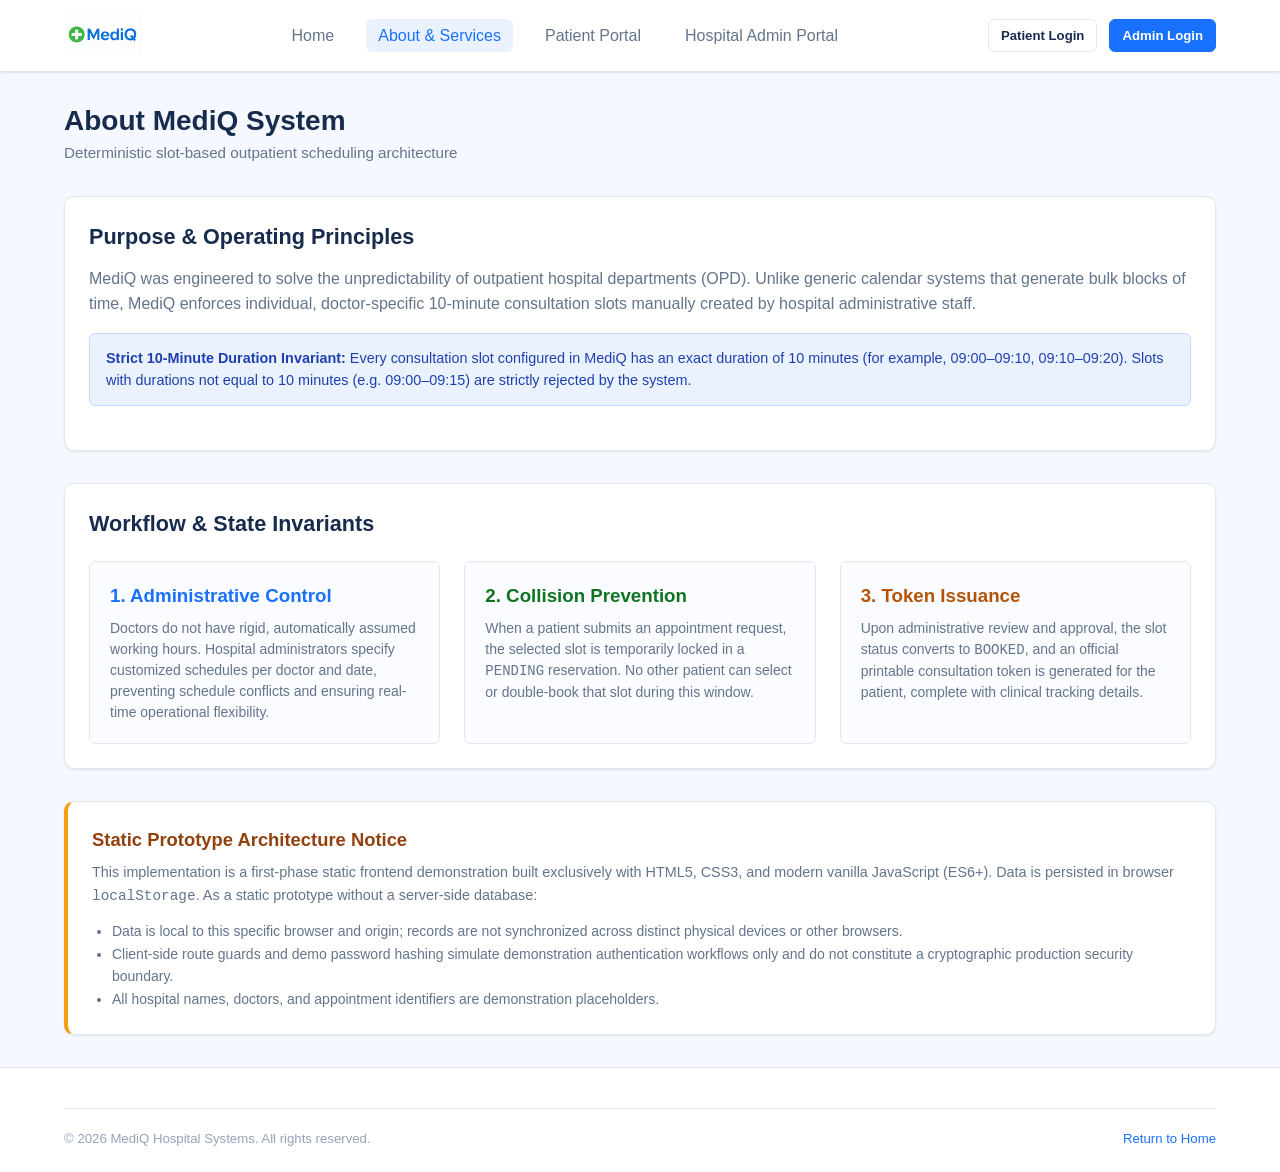
<file: about.html>
<!DOCTYPE html>
<html lang="en">
<head>
  <meta charset="UTF-8">
  <meta name="viewport" content="width=device-width, initial-scale=1.0">
  <title>About MediQ — Hospital Appointment Management System</title>
  <link rel="stylesheet" href="css/style.css">
  <link rel="stylesheet" href="css/dashboard.css">
</head>
<body id="about-page">

  <!-- Navigation Header -->
  <header class="navbar">
    <div class="container">
      <a href="index.html" class="nav-brand" id="about-brand-link">
        <img src="images/logo.png" alt="MediQ Official Logo">
      </a>
      <ul class="nav-links" id="about-nav-links">
        <li><a href="index.html">Home</a></li>
        <li><a href="about.html" class="active">About &amp; Services</a></li>
        <li><a href="user-login.html">Patient Portal</a></li>
        <li><a href="admin-login.html">Hospital Admin Portal</a></li>
      </ul>
      <div class="nav-actions" id="about-nav-actions">
        <a href="user-login.html" class="btn btn-secondary btn-sm">Patient Login</a>
        <a href="admin-login.html" class="btn btn-primary btn-sm">Admin Login</a>
        <button class="nav-toggle" aria-label="Toggle Navigation">☰</button>
      </div>
    </div>
  </header>

  <main class="main-content">
    <div class="container">
      <div class="page-header">
        <div>
          <h1 class="page-title">About MediQ System</h1>
          <p class="page-subtitle">Deterministic slot-based outpatient scheduling architecture</p>
        </div>
        <div class="page-actions" id="about-header-actions">
          <!-- Populated by script based on user session -->
        </div>
      </div>

      <div style="display: flex; flex-direction: column; gap: 2rem;">
        <!-- Core Concept Card -->
        <div class="card">
          <h2 class="card-title" style="font-size: 1.35rem; margin-bottom: 0.75rem;">Purpose &amp; Operating Principles</h2>
          <p style="color: var(--color-text-secondary); line-height: 1.6; margin-bottom: 1rem;">
            MediQ was engineered to solve the unpredictability of outpatient hospital departments (OPD). Unlike generic calendar systems that generate bulk blocks of time, MediQ enforces individual, doctor-specific 10-minute consultation slots manually created by hospital administrative staff.
          </p>
          <div class="alert alert-info">
            <div>
              <strong>Strict 10-Minute Duration Invariant:</strong>
              Every consultation slot configured in MediQ has an exact duration of 10 minutes (for example, 09:00–09:10, 09:10–09:20). Slots with durations not equal to 10 minutes (e.g. 09:00–09:15) are strictly rejected by the system.
            </div>
          </div>
        </div>

        <!-- Workflow Comparison -->
        <div class="card">
          <h2 class="card-title" style="font-size: 1.35rem; margin-bottom: 1.25rem;">Workflow &amp; State Invariants</h2>
          <div style="display: grid; grid-template-columns: repeat(auto-fit, minmax(280px, 1fr)); gap: 1.5rem;">
            <div style="border: 1px solid var(--color-border); border-radius: var(--radius-sm); padding: 1.25rem; background: #FAFCFF;">
              <h3 style="font-weight: 700; color: var(--color-primary); margin-bottom: 0.5rem;">1. Administrative Control</h3>
              <p style="font-size: 0.875rem; color: var(--color-text-secondary); line-height: 1.5;">
                Doctors do not have rigid, automatically assumed working hours. Hospital administrators specify customized schedules per doctor and date, preventing schedule conflicts and ensuring real-time operational flexibility.
              </p>
            </div>
            <div style="border: 1px solid var(--color-border); border-radius: var(--radius-sm); padding: 1.25rem; background: #FAFCFF;">
              <h3 style="font-weight: 700; color: #0E7422; margin-bottom: 0.5rem;">2. Collision Prevention</h3>
              <p style="font-size: 0.875rem; color: var(--color-text-secondary); line-height: 1.5;">
                When a patient submits an appointment request, the selected slot is temporarily locked in a <code>PENDING</code> reservation. No other patient can select or double-book that slot during this window.
              </p>
            </div>
            <div style="border: 1px solid var(--color-border); border-radius: var(--radius-sm); padding: 1.25rem; background: #FAFCFF;">
              <h3 style="font-weight: 700; color: #B45309; margin-bottom: 0.5rem;">3. Token Issuance</h3>
              <p style="font-size: 0.875rem; color: var(--color-text-secondary); line-height: 1.5;">
                Upon administrative review and approval, the slot status converts to <code>BOOKED</code>, and an official printable consultation token is generated for the patient, complete with clinical tracking details.
              </p>
            </div>
          </div>
        </div>

        <!-- Prototype Disclaimer -->
        <div class="card" style="border-left: 4px solid var(--color-status-pending);">
          <h3 style="font-size: 1.15rem; font-weight: 700; color: #92400E; margin-bottom: 0.5rem;">Static Prototype Architecture Notice</h3>
          <p style="font-size: 0.9rem; color: var(--color-text-secondary); line-height: 1.6;">
            This implementation is a first-phase static frontend demonstration built exclusively with HTML5, CSS3, and modern vanilla JavaScript (ES6+). Data is persisted in browser <code>localStorage</code>. As a static prototype without a server-side database:
          </p>
          <ul style="margin: 0.75rem 0 0 1.25rem; font-size: 0.875rem; color: var(--color-text-secondary); line-height: 1.6;">
            <li>Data is local to this specific browser and origin; records are not synchronized across distinct physical devices or other browsers.</li>
            <li>Client-side route guards and demo password hashing simulate demonstration authentication workflows only and do not constitute a cryptographic production security boundary.</li>
            <li>All hospital names, doctors, and appointment identifiers are demonstration placeholders.</li>
          </ul>
        </div>
      </div>
    </div>
  </main>

  <!-- Footer -->
  <footer class="footer">
    <div class="container">
      <div class="footer-bottom">
        <div>&copy; 2026 MediQ Hospital Systems. All rights reserved.</div>
        <div id="about-footer-return">
          <a href="index.html" id="about-footer-link">Return to Home</a>
        </div>
      </div>
    </div>
  </footer>

  <script src="js/storage.js"></script>
  <script src="js/common.js"></script>
  <script>
    // Customize navigation on about.html when user is logged in
    document.addEventListener('DOMContentLoaded', () => {
      const session = window.MediQStorage ? window.MediQStorage.getSession() : null;
      if (!session) return;

      const brandLink = document.getElementById('about-brand-link');
      const navLinks = document.getElementById('about-nav-links');
      const footerLink = document.getElementById('about-footer-link');
      const headerActions = document.getElementById('about-header-actions');

      if (session.role === 'patient') {
        if (brandLink) brandLink.href = 'user-dashboard.html';
        if (footerLink) {
          footerLink.href = 'user-dashboard.html';
          footerLink.textContent = 'Return to Dashboard';
        }
        if (headerActions) {
          headerActions.innerHTML = `<a href="user-dashboard.html" class="btn btn-secondary btn-sm">&larr; Return to Dashboard</a>`;
        }
        if (navLinks) {
          navLinks.innerHTML = `
            <li><a href="user-dashboard.html">Dashboard</a></li>
            <li><a href="book-appointment.html">Book Appointment</a></li>
            <li><a href="my-appointments.html">My Appointments</a></li>
            <li><a href="about.html" class="active">About &amp; Services</a></li>
          `;
        }
      } else if (session.role === 'admin') {
        if (brandLink) brandLink.href = 'admin-dashboard.html';
        if (footerLink) {
          footerLink.href = 'admin-dashboard.html';
          footerLink.textContent = 'Return to Admin Dashboard';
        }
        if (headerActions) {
          headerActions.innerHTML = `<a href="admin-dashboard.html" class="btn btn-secondary btn-sm">&larr; Return to Dashboard</a>`;
        }
        if (navLinks) {
          navLinks.innerHTML = `
            <li><a href="admin-dashboard.html">Dashboard</a></li>
            <li><a href="manage-doctors.html">Manage Doctors</a></li>
            <li><a href="manage-slots.html">Manage Slots</a></li>
            <li><a href="manage-appointments.html">Requests</a></li>
            <li><a href="about.html" class="active">About &amp; Services</a></li>
          `;
        }
      }
    });
  </script>
</body>
</html>
</file>
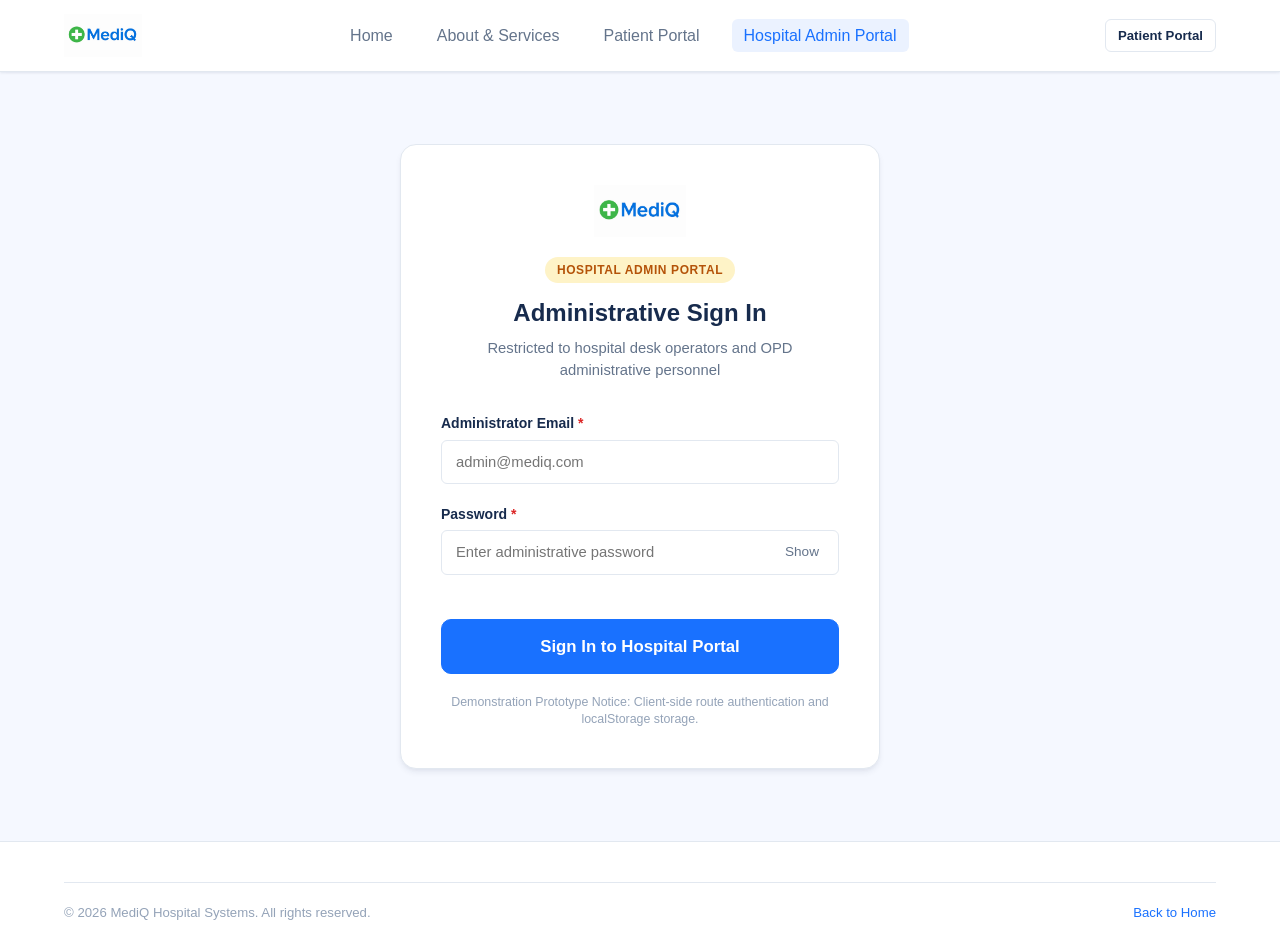
<file: admin-dashboard.html>
<!DOCTYPE html>
<html lang="en">
<head>
  <meta charset="UTF-8">
  <meta name="viewport" content="width=device-width, initial-scale=1.0">
  <title>Admin Dashboard — MediQ</title>
  <link rel="stylesheet" href="css/style.css">
  <link rel="stylesheet" href="css/dashboard.css">
</head>
<body id="admin-dashboard-page">

  <!-- Navigation Header -->
  <header class="navbar">
    <div class="container">
      <a href="admin-dashboard.html" class="nav-brand">
        <img src="images/logo.png" alt="MediQ Official Logo">
      </a>
      <ul class="nav-links">
        <li><a href="admin-dashboard.html" class="active">Dashboard</a></li>
        <li><a href="manage-doctors.html">Manage Doctors</a></li>
        <li><a href="manage-slots.html">Manage Slots</a></li>
        <li><a href="manage-appointments.html">Appointment Requests</a></li>
      </ul>
      <div class="nav-actions">
        <span class="user-badge" style="background: #FEF3C7; color: #B45309;">
          <span class="role-tag" style="background: #B45309;">Admin</span>
          <span id="admin-display-name">Administrator</span>
        </span>
        <button class="btn btn-secondary btn-sm btn-action-logout">Log Out</button>
        <button class="nav-toggle" aria-label="Toggle Navigation">☰</button>
      </div>
    </div>
  </header>

  <main class="main-content">
    <div class="container">
      <div class="page-header">
        <div>
          <h1 class="page-title">Hospital Administrative Portal</h1>
          <p class="page-subtitle">Real-time outpatient capacity, doctor scheduling, and request verification</p>
        </div>
        <div class="page-actions">
          <a href="manage-slots.html" class="btn btn-primary">+ Create Daily Slots</a>
          <a href="manage-doctors.html" class="btn btn-secondary">+ Add Doctor</a>
        </div>
      </div>

      <!-- Live Dynamic Metrics Grid -->
      <div class="stats-grid">
        <div class="stat-card">
          <div class="stat-icon stat-icon-blue">👨‍⚕️</div>
          <div class="stat-content">
            <div class="stat-value" id="stat-active-doctors">0</div>
            <div class="stat-label">Active Doctors</div>
          </div>
        </div>

        <div class="stat-card" style="flex-direction: column; align-items: flex-start; justify-content: center; gap: 0.5rem;">
          <div style="display: flex; align-items: center; justify-content: space-between; width: 100%;">
            <div style="display: flex; align-items: center; gap: 0.75rem;">
              <div class="stat-icon stat-icon-blue" style="width: 36px; height: 36px; font-size: 1.15rem;">📅</div>
              <div>
                <div class="stat-value" id="stat-scheduled-slots" style="font-size: 1.4rem;">0</div>
                <div class="stat-label">Slots on Date</div>
              </div>
            </div>
          </div>
          <input type="date" id="stat-slots-date" class="form-control" style="font-size: 0.8rem; padding: 0.25rem 0.5rem; height: auto;">
        </div>

        <div class="stat-card">
          <div class="stat-icon stat-icon-amber">⏳</div>
          <div class="stat-content">
            <div class="stat-value" id="stat-admin-pending">0</div>
            <div class="stat-label">Pending Requests</div>
          </div>
        </div>

        <div class="stat-card">
          <div class="stat-icon stat-icon-green">✅</div>
          <div class="stat-content">
            <div class="stat-value" id="stat-admin-approved">0</div>
            <div class="stat-label">Approved Appointments</div>
          </div>
        </div>

        <div class="stat-card">
          <div class="stat-icon stat-icon-red">❌</div>
          <div class="stat-content">
            <div class="stat-value" id="stat-admin-rejected">0</div>
            <div class="stat-label">Rejected Requests</div>
          </div>
        </div>
      </div>

      <!-- Quick Actions Grid -->
      <div class="quick-actions-grid">
        <a href="manage-doctors.html" class="quick-action-card">
          <div>
            <div class="quick-action-header">
              <div class="quick-action-icon">🩺</div>
              <div class="quick-action-title">Doctor Management</div>
            </div>
            <p class="quick-action-desc">
              Enroll new physicians, edit qualifications, toggle availability, and safeguard clinical records.
            </p>
          </div>
          <span class="quick-action-link">Open Doctor Registry &rarr;</span>
        </a>

        <a href="manage-slots.html" class="quick-action-card">
          <div>
            <div class="quick-action-header">
              <div class="quick-action-icon">⏱️</div>
              <div class="quick-action-title">10-Minute Daily Slots</div>
            </div>
            <p class="quick-action-desc">
              Manually configure individual non-overlapping 10-minute slots per doctor and date.
            </p>
          </div>
          <span class="quick-action-link">Configure Schedule &rarr;</span>
        </a>

        <a href="manage-appointments.html" class="quick-action-card">
          <div>
            <div class="quick-action-header">
              <div class="quick-action-icon">📑</div>
              <div class="quick-action-title">Appointment Requests</div>
            </div>
            <p class="quick-action-desc">
              Review incoming patient bookings, verify slot status, and issue official confirmation tokens.
            </p>
          </div>
          <span class="quick-action-link">Review Requests &rarr;</span>
        </a>
      </div>

      <!-- Recent Requests Card -->
      <div class="card">
        <div class="card-header">
          <div>
            <h2 class="card-title">Recent Appointment Requests</h2>
            <p class="card-subtitle">Pending reviews and latest patient submissions</p>
          </div>
          <a href="manage-appointments.html" class="btn btn-secondary btn-sm">Manage All Requests</a>
        </div>

        <div class="table-responsive">
          <table class="table">
            <thead>
              <tr>
                <th>ID</th>
                <th>Patient Name</th>
                <th>Doctor</th>
                <th>Scheduled Slot (10m)</th>
                <th>Submitted</th>
                <th>Status</th>
                <th>Action</th>
              </tr>
            </thead>
            <tbody id="admin-recent-requests-body">
              <!-- Populated by js/admin-dashboard.js -->
            </tbody>
          </table>
        </div>

        <div id="admin-recent-empty" class="empty-state" style="display: none;">
          <div class="empty-state-icon">📂</div>
          <h3>No appointment requests yet</h3>
          <p>No patient requests have been registered in the system.</p>
        </div>
      </div>
    </div>
  </main>

  <footer class="footer">
    <div class="container">
      <div class="footer-bottom">
        <div>&copy; 2026 MediQ Hospital Systems. All rights reserved. Hospital Administrative Portal.</div>
        <div><a href="about.html">About &amp; Services</a></div>
      </div>
    </div>
  </footer>

  <script src="js/storage.js"></script>
  <script src="js/common.js"></script>
  <script src="js/auth.js"></script>
  <script src="js/admin-dashboard.js"></script>
</body>
</html>
</file>
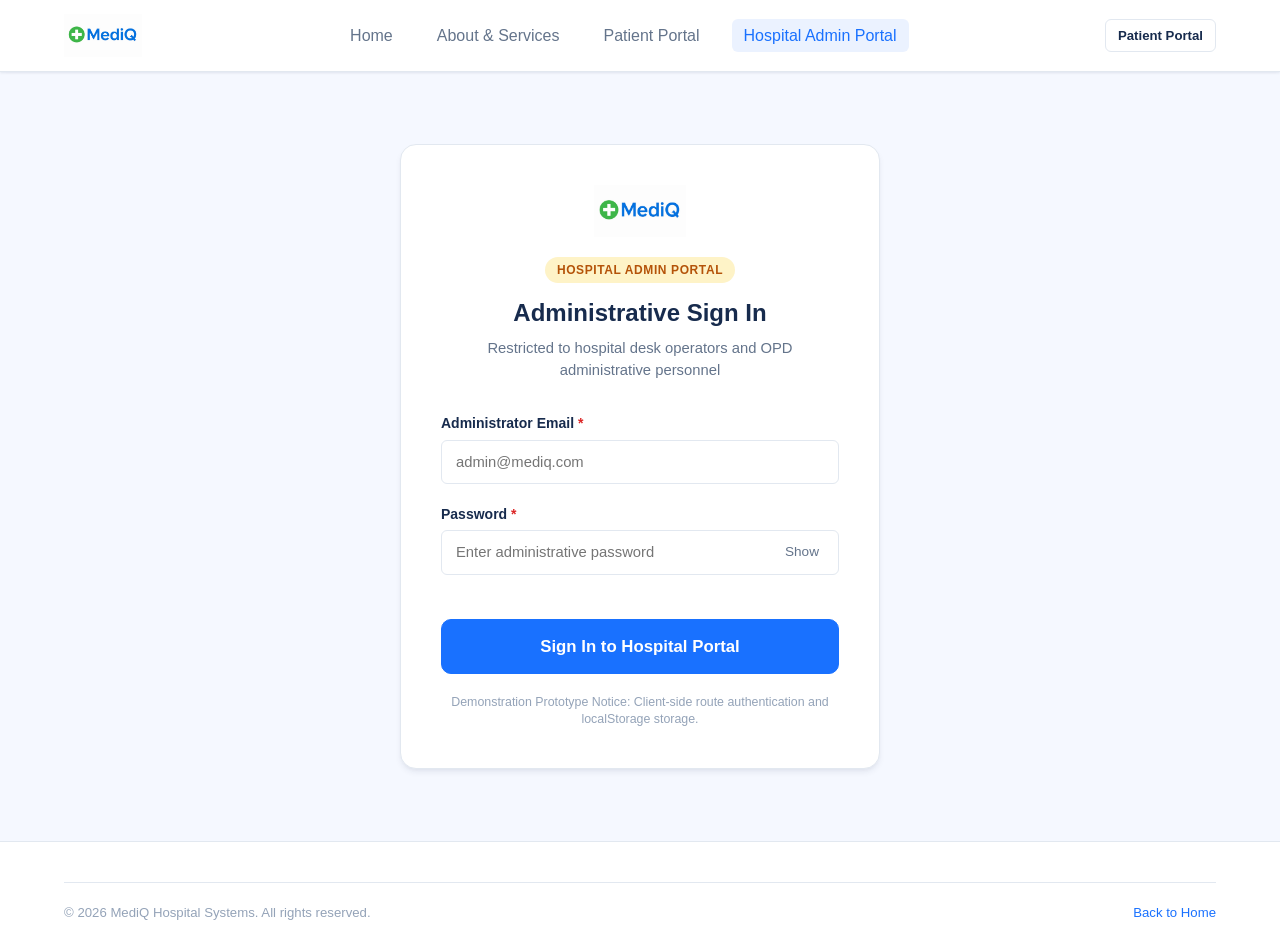
<file: admin-login.html>
<!DOCTYPE html>
<html lang="en">
<head>
  <meta charset="UTF-8">
  <meta name="viewport" content="width=device-width, initial-scale=1.0">
  <title>Hospital Admin Login — MediQ</title>
  <link rel="stylesheet" href="css/style.css">
  <link rel="stylesheet" href="css/auth.css">
</head>
<body>

  <!-- Navigation Header -->
  <header class="navbar">
    <div class="container">
      <a href="index.html" class="nav-brand">
        <img src="images/logo.png" alt="MediQ Official Logo">
      </a>
      <ul class="nav-links">
        <li><a href="index.html">Home</a></li>
        <li><a href="about.html">About & Services</a></li>
        <li><a href="user-login.html">Patient Portal</a></li>
        <li><a href="admin-login.html" class="active">Hospital Admin Portal</a></li>
      </ul>
      <div class="nav-actions">
        <a href="user-login.html" class="btn btn-secondary btn-sm">Patient Portal</a>
        <button class="nav-toggle" aria-label="Toggle Navigation">☰</button>
      </div>
    </div>
  </header>

  <main class="main-content">
    <div class="auth-wrapper">
      <div class="auth-card">
        <div class="auth-header">
          <img src="images/logo.png" alt="MediQ Logo" class="auth-logo">
          <span class="auth-role-badge role-admin">Hospital Admin Portal</span>
          <h1 class="auth-title">Administrative Sign In</h1>
          <p class="auth-subtitle">Restricted to hospital desk operators and OPD administrative personnel</p>
        </div>

        <!-- Documented Demo Admin Credentials -->
        <!-- <div class="demo-credentials-box">
          <h4>
            <span>Documented Demo Admin Account</span>
            <button type="button" id="btn-fill-demo-admin" class="btn-fill-demo">Quick Fill</button>
          </h4>
          <p>Email: <code>admin@mediq.com</code></p>
          <p>Password: <code>Admin@123</code></p>
        </div> -->

        <form id="form-admin-login">
          <div class="form-group">
            <label for="login-admin-email" class="form-label required">Administrator Email</label>
            <input type="email" id="login-admin-email" class="form-control" placeholder="admin@mediq.com" required autocomplete="email">
          </div>

          <div class="form-group">
            <label for="login-admin-password" class="form-label required">Password</label>
            <div class="input-password-wrapper">
              <input type="password" id="login-admin-password" class="form-control" placeholder="Enter administrative password" required autocomplete="current-password">
              <button type="button" class="password-toggle-btn" data-target="login-admin-password">Show</button>
            </div>
          </div>

          <button type="submit" class="btn btn-primary btn-block btn-lg" style="margin-top: 1.5rem;">
            Sign In to Hospital Portal
          </button>
        </form>
<!-- 
        <div class="auth-footer">
          Need a demonstration admin account? <a href="admin-signup.html" class="auth-switch-link">Register Admin</a>
          <div style="margin-top: 0.75rem;">
            Looking for patient scheduling? <a href="user-login.html">Go to Patient Portal</a>
          </div>
        </div> -->

        <div class="auth-notice">
          Demonstration Prototype Notice: Client-side route authentication and localStorage storage.
        </div>
      </div>
    </div>
  </main>

  <footer class="footer">
    <div class="container">
      <div class="footer-bottom">
        <div>&copy; 2026 MediQ Hospital Systems. All rights reserved.</div>
        <div><a href="index.html">Back to Home</a></div>
      </div>
    </div>
  </footer>

  <script src="js/storage.js"></script>
  <script src="js/common.js"></script>
  <script src="js/auth.js"></script>
</body>
</html>
</file>
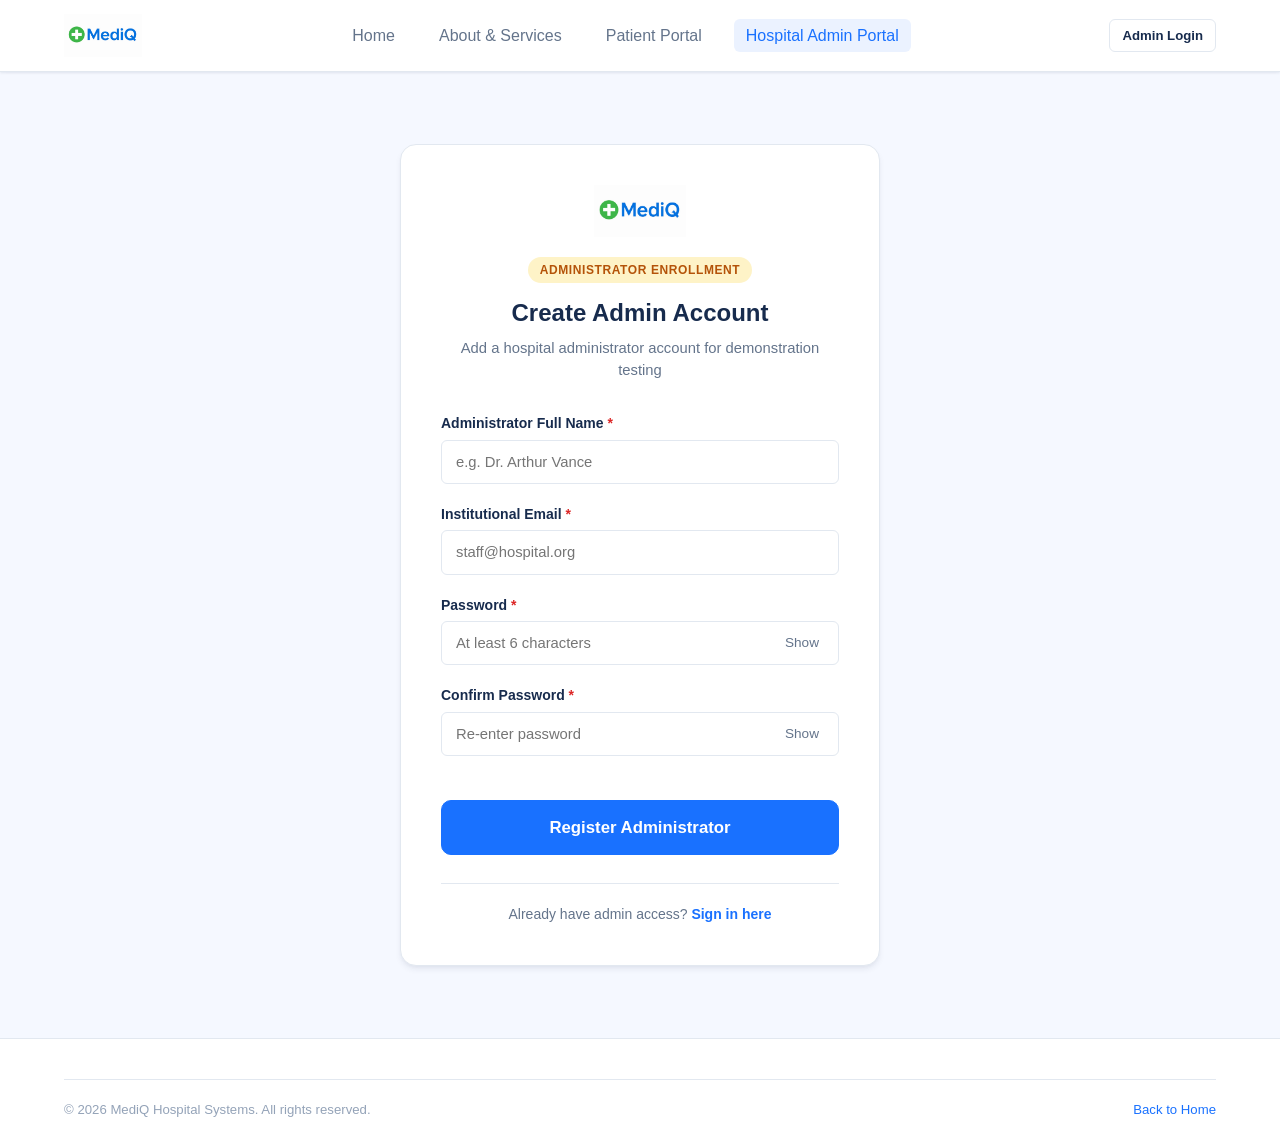
<file: admin-signup.html>
<!DOCTYPE html>
<html lang="en">
<head>
  <meta charset="UTF-8">
  <meta name="viewport" content="width=device-width, initial-scale=1.0">
  <title>Admin Registration — MediQ</title>
  <link rel="stylesheet" href="css/style.css">
  <link rel="stylesheet" href="css/auth.css">
</head>
<body>

  <!-- Navigation Header -->
  <header class="navbar">
    <div class="container">
      <a href="index.html" class="nav-brand">
        <img src="images/logo.png" alt="MediQ Official Logo">
      </a>
      <ul class="nav-links">
        <li><a href="index.html">Home</a></li>
        <li><a href="about.html">About & Services</a></li>
        <li><a href="user-login.html">Patient Portal</a></li>
        <li><a href="admin-login.html" class="active">Hospital Admin Portal</a></li>
      </ul>
      <div class="nav-actions">
        <a href="admin-login.html" class="btn btn-secondary btn-sm">Admin Login</a>
        <button class="nav-toggle" aria-label="Toggle Navigation">☰</button>
      </div>
    </div>
  </header>

  <main class="main-content">
    <div class="auth-wrapper">
      <div class="auth-card">
        <div class="auth-header">
          <img src="images/logo.png" alt="MediQ Logo" class="auth-logo">
          <span class="auth-role-badge role-admin">Administrator Enrollment</span>
          <h1 class="auth-title">Create Admin Account</h1>
          <p class="auth-subtitle">Add a hospital administrator account for demonstration testing</p>
        </div>

        <form id="form-admin-signup">
          <div class="form-group">
            <label for="signup-admin-fullname" class="form-label required">Administrator Full Name</label>
            <input type="text" id="signup-admin-fullname" class="form-control" placeholder="e.g. Dr. Arthur Vance" required autocomplete="name">
          </div>

          <div class="form-group">
            <label for="signup-admin-email" class="form-label required">Institutional Email</label>
            <input type="email" id="signup-admin-email" class="form-control" placeholder="staff@hospital.org" required autocomplete="email">
          </div>

          <div class="form-group">
            <label for="signup-admin-password" class="form-label required">Password</label>
            <div class="input-password-wrapper">
              <input type="password" id="signup-admin-password" class="form-control" placeholder="At least 6 characters" required autocomplete="new-password">
              <button type="button" class="password-toggle-btn" data-target="signup-admin-password">Show</button>
            </div>
          </div>

          <div class="form-group">
            <label for="signup-admin-confirm" class="form-label required">Confirm Password</label>
            <div class="input-password-wrapper">
              <input type="password" id="signup-admin-confirm" class="form-control" placeholder="Re-enter password" required autocomplete="new-password">
              <button type="button" class="password-toggle-btn" data-target="signup-admin-confirm">Show</button>
            </div>
          </div>

          <button type="submit" class="btn btn-primary btn-block btn-lg" style="margin-top: 1.5rem;">
            Register Administrator
          </button>
        </form>

        <div class="auth-footer">
          Already have admin access? <a href="admin-login.html" class="auth-switch-link">Sign in here</a>
        </div>
      </div>
    </div>
  </main>

  <footer class="footer">
    <div class="container">
      <div class="footer-bottom">
        <div>&copy; 2026 MediQ Hospital Systems. All rights reserved.</div>
        <div><a href="index.html">Back to Home</a></div>
      </div>
    </div>
  </footer>

  <script src="js/storage.js"></script>
  <script src="js/common.js"></script>
  <script src="js/auth.js"></script>
</body>
</html>
</file>
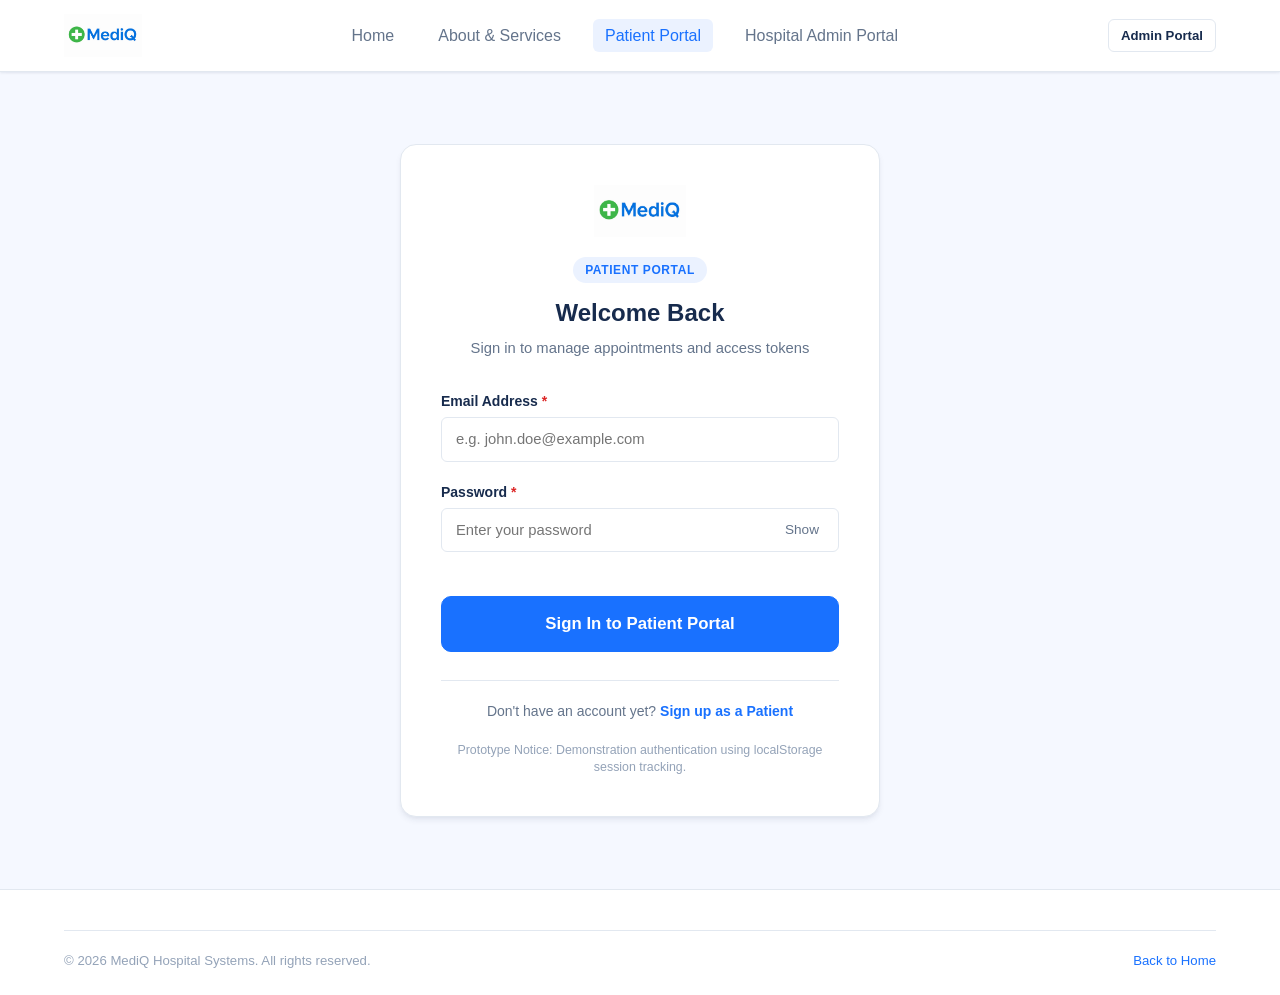
<file: appointment-details.html>
<!DOCTYPE html>
<html lang="en">
<head>
  <meta charset="UTF-8">
  <meta name="viewport" content="width=device-width, initial-scale=1.0">
  <title>Appointment Details — MediQ</title>
  <link rel="stylesheet" href="css/style.css">
  <link rel="stylesheet" href="css/dashboard.css">
</head>
<body>

  <!-- Navigation Header -->
  <header class="navbar">
    <div class="container">
      <a href="user-dashboard.html" class="nav-brand" id="details-brand-link">
        <img src="images/logo.png" alt="MediQ Official Logo">
      </a>
      <ul class="nav-links" id="details-nav-links">
        <li><a href="user-dashboard.html">Dashboard</a></li>
      </ul>
      <div class="nav-actions">
        <button class="btn btn-secondary btn-sm btn-action-logout">Log Out</button>
        <button class="nav-toggle" aria-label="Toggle Navigation">☰</button>
      </div>
    </div>
  </header>

  <main class="main-content">
    <div class="container" style="max-width: 900px;">
      <div id="new-apt-alert" class="alert alert-success" style="display: none;">
        <div>
          <strong>Request Submitted Successfully!</strong>
          Your appointment request has been submitted and is currently pending administrator review. Once approved, you can print your token.
        </div>
      </div>

      <div class="page-header">
        <div>
          <div style="display: flex; align-items: center; gap: 0.75rem; margin-bottom: 0.35rem;">
            <h1 class="page-title" id="det-apt-id">Appointment</h1>
            <span id="det-status-badge"></span>
          </div>
          <p class="page-subtitle" id="det-created-time">Submitted: -</p>
        </div>
        <div class="page-actions" id="det-header-actions">
          <!-- Back button dynamically populated based on role -->
        </div>
      </div>

      <div class="details-grid">
        <!-- Main Info -->
        <div style="display: flex; flex-direction: column; gap: 1.5rem;">
          <!-- Patient Details Card -->
          <div class="card">
            <h3 class="card-title" style="margin-bottom: 1rem; border-bottom: 1px solid var(--color-border); padding-bottom: 0.5rem;">
              Patient Information
            </h3>
            <div class="details-list">
              <div class="details-row">
                <span class="details-label">Full Legal Name:</span>
                <span class="details-val" id="det-patient-name" style="font-weight: 700;">-</span>
              </div>
              <div class="details-row">
                <span class="details-label">Age &amp; Gender:</span>
                <span class="details-val" id="det-patient-meta">-</span>
              </div>
              <div class="details-row">
                <span class="details-label">Contact Phone:</span>
                <span class="details-val" id="det-patient-contact">-</span>
              </div>
              <div class="details-row">
                <span class="details-label">Reason for Visit:</span>
                <span class="details-val" id="det-patient-reason">-</span>
              </div>
              <div class="details-row">
                <span class="details-label">Additional Notes:</span>
                <span class="details-val" id="det-patient-notes">-</span>
              </div>
            </div>
          </div>

          <!-- Schedule & Doctor Info Card -->
          <div class="card">
            <h3 class="card-title" style="margin-bottom: 1rem; border-bottom: 1px solid var(--color-border); padding-bottom: 0.5rem;">
              Clinical Consultation &amp; Time Slot
            </h3>
            <div id="det-doctor-photo" style="display: none; text-align: center; margin-bottom: 1rem;">
              <!-- Doctor profile image populated by script -->
            </div>
            <div class="details-list">
              <div class="details-row">
                <span class="details-label">Assigned Doctor:</span>
                <span class="details-val" id="det-doctor-name" style="font-weight: 700;">-</span>
              </div>
              <div class="details-row">
                <span class="details-label">Specialty:</span>
                <span class="details-val" id="det-doctor-specialty" style="color: var(--color-primary); font-weight: 600;">-</span>
              </div>
              <div class="details-row">
                <span class="details-label">Qualifications:</span>
                <span class="details-val" id="det-doctor-quals">-</span>
              </div>
              <div class="details-row">
                <span class="details-label">Scheduled Date:</span>
                <span class="details-val" id="det-slot-date" style="font-weight: 700;">-</span>
              </div>
              <div class="details-row">
                <span class="details-label">Time Window:</span>
                <span class="details-val" id="det-slot-time" style="color: #0E7422; font-weight: 700;">-</span>
              </div>
              <div class="details-row">
                <span class="details-label">Duration:</span>
                <span class="details-val">Exact 10 Minutes</span>
              </div>
            </div>
          </div>
        </div>

        <!-- Right Side: Status Decision & Action Box -->
        <div>
          <div class="card" style="border-top: 4px solid var(--color-primary);">
            <h3 style="font-size: 1.15rem; font-weight: 700; margin-bottom: 1rem;">Administrative Status</h3>
            <div style="margin-bottom: 1.25rem;">
              <div style="font-size: 0.8rem; color: var(--color-text-secondary); margin-bottom: 0.25rem;">Current Invariant State:</div>
              <div id="det-status-display" style="margin-bottom: 0.5rem;">-</div>
              <p id="det-status-explanation" style="font-size: 0.85rem; color: var(--color-text-secondary); line-height: 1.4;">
                <!-- dynamic text -->
              </p>
            </div>

            <div id="det-decision-box" style="margin-bottom: 1.5rem; display: none;">
              <div style="font-size: 0.8rem; color: var(--color-text-secondary);">Decision Timestamp:</div>
              <div id="det-decision-time" style="font-size: 0.85rem; font-weight: 600;">-</div>
              <div id="det-rejection-reason-box" style="margin-top: 0.5rem; display: none;">
                <div style="font-size: 0.8rem; color: var(--color-status-rejected); font-weight: 600;">Rejection Reason:</div>
                <div id="det-rejection-reason" style="font-size: 0.85rem;">-</div>
              </div>
            </div>

            <!-- Dynamic Actions -->
            <div id="det-actions-container" style="display: flex; flex-direction: column; gap: 0.75rem;">
              <!-- Populated by script -->
            </div>
          </div>
        </div>
      </div>
    </div>
  </main>

  <footer class="footer">
    <div class="container">
      <div class="footer-bottom">
        <div>&copy; 2026 MediQ Hospital Systems. All rights reserved.</div>
        <div><a href="user-dashboard.html" id="details-footer-link">Return to Dashboard</a></div>
      </div>
    </div>
  </footer>

  <script src="js/storage.js"></script>
  <script src="js/common.js"></script>
  <script src="js/auth.js"></script>
  <script>
    document.addEventListener('DOMContentLoaded', () => {
      const session = window.MediQ.requireAuth();
      if (!session) return;

      const urlParams = new URLSearchParams(window.location.search);
      const aptId = urlParams.get('id');
      const isNew = urlParams.get('new') === '1';

      if (isNew) {
        const alertEl = document.getElementById('new-apt-alert');
        if (alertEl) alertEl.style.display = 'block';
      }

      // Dynamic nav links according to session role
      const navLinks = document.getElementById('details-nav-links');
      const headerActions = document.getElementById('det-header-actions');
      const brandLink = document.getElementById('details-brand-link');
      const footerLink = document.getElementById('details-footer-link');

      if (session.role === 'admin') {
        if (brandLink) brandLink.href = 'admin-dashboard.html';
        if (footerLink) {
          footerLink.href = 'admin-dashboard.html';
          footerLink.textContent = 'Return to Admin Dashboard';
        }
        navLinks.innerHTML = `
          <li><a href="admin-dashboard.html">Dashboard</a></li>
          <li><a href="manage-doctors.html">Doctors</a></li>
          <li><a href="manage-slots.html">Slots</a></li>
          <li><a href="manage-appointments.html" class="active">Appointments</a></li>
          <li><a href="about.html">About &amp; Services</a></li>
        `;
        headerActions.innerHTML = `<a href="manage-appointments.html" class="btn btn-secondary btn-sm">&larr; Back to Requests</a>`;
      } else {
        if (brandLink) brandLink.href = 'user-dashboard.html';
        if (footerLink) {
          footerLink.href = 'user-dashboard.html';
          footerLink.textContent = 'Return to Patient Dashboard';
        }
        navLinks.innerHTML = `
          <li><a href="user-dashboard.html">Dashboard</a></li>
          <li><a href="book-appointment.html">Book Appointment</a></li>
          <li><a href="my-appointments.html" class="active">My Appointments</a></li>
          <li><a href="about.html">About &amp; Services</a></li>
        `;
        headerActions.innerHTML = `<a href="my-appointments.html" class="btn btn-secondary btn-sm">&larr; Back to My Appointments</a>`;
      }

      if (!aptId) {
        alert('No appointment ID provided.');
        window.location.href = session.role === 'admin' ? 'manage-appointments.html' : 'my-appointments.html';
        return;
      }

      const apt = window.MediQStorage.getAppointmentById(aptId);
      if (!apt) {
        alert('Appointment not found.');
        window.location.href = session.role === 'admin' ? 'manage-appointments.html' : 'my-appointments.html';
        return;
      }

      // Render Data
      document.getElementById('det-apt-id').textContent = `Appointment ${apt.id}`;
      document.getElementById('det-status-badge').innerHTML = window.MediQ.getStatusBadge(apt.status);
      document.getElementById('det-status-display').innerHTML = window.MediQ.getStatusBadge(apt.status);
      document.getElementById('det-created-time').textContent = `Request Submitted: ${window.MediQ.formatTimestampFriendly(apt.createdAt)}`;

      // Patient
      document.getElementById('det-patient-name').textContent = apt.patientDetails.fullName;
      document.getElementById('det-patient-meta').textContent = `${apt.patientDetails.age} yrs / ${apt.patientDetails.gender}`;
      document.getElementById('det-patient-contact').textContent = apt.patientDetails.contact;
      document.getElementById('det-patient-reason').textContent = apt.patientDetails.reason;
      document.getElementById('det-patient-notes').textContent = apt.patientDetails.notes || 'None provided.';

      // Doctor & Slot
      const doctor = window.MediQStorage.getDoctorById(apt.doctorId);
      const slot = window.MediQStorage.getSlotById(apt.slotId);

      document.getElementById('det-doctor-name').textContent = doctor ? `Dr. ${doctor.name}` : 'Unknown Doctor';
      document.getElementById('det-doctor-specialty').textContent = doctor ? doctor.specialty : 'N/A';
      document.getElementById('det-doctor-quals').textContent = doctor ? doctor.qualifications : 'N/A';

      // Show doctor profile image if available
      const doctorPhotoEl = document.getElementById('det-doctor-photo');
      if (doctorPhotoEl && doctor && doctor.profileImage) {
        doctorPhotoEl.style.display = 'block';
        doctorPhotoEl.innerHTML = '';
        const docImg = document.createElement('img');
        docImg.src = doctor.profileImage;
        docImg.alt = `Dr. ${doctor.name}`;
        docImg.style.cssText = 'width: 72px; height: 72px; border-radius: 50%; object-fit: cover; border: 3px solid var(--color-primary); margin: 0 auto; display: block;';
        doctorPhotoEl.appendChild(docImg);
      }

      document.getElementById('det-slot-date').textContent = slot ? window.MediQ.formatDateFriendly(slot.date) : 'N/A';
      document.getElementById('det-slot-time').textContent = slot ? `${slot.startTime} – ${slot.endTime} (10 Minutes)` : 'N/A';

      // Status Explanation & Decision
      const statusExp = document.getElementById('det-status-explanation');
      const decisionBox = document.getElementById('det-decision-box');
      const actionsContainer = document.getElementById('det-actions-container');

      if (apt.status === 'PENDING') {
        statusExp.textContent = 'This request is pending review by hospital administration. The 10-minute slot is temporarily reserved.';
      } else if (apt.status === 'APPROVED') {
        statusExp.textContent = 'This appointment has been verified and approved. The 10-minute slot is booked and a consultation token is issued.';
        decisionBox.style.display = 'block';
        document.getElementById('det-decision-time').textContent = window.MediQ.formatTimestampFriendly(apt.decisionAt);
      } else if (apt.status === 'REJECTED') {
        statusExp.textContent = 'This request was rejected by administration. The slot has been released back into availability.';
        decisionBox.style.display = 'block';
        document.getElementById('det-decision-time').textContent = window.MediQ.formatTimestampFriendly(apt.decisionAt);
        if (apt.rejectionReason) {
          document.getElementById('det-rejection-reason-box').style.display = 'block';
          document.getElementById('det-rejection-reason').textContent = apt.rejectionReason;
        }
      } else if (apt.status === 'EXPIRED') {
        statusExp.textContent = 'The scheduled time window for this appointment has passed without approval and is expired.';
      }

      // Actions
      actionsContainer.innerHTML = '';

      if (apt.status === 'APPROVED') {
        const tokenBtn = document.createElement('a');
        tokenBtn.href = `appointment-token.html?id=${apt.id}`;
        tokenBtn.className = 'btn btn-primary btn-block';
        tokenBtn.textContent = 'View & Print Token';
        actionsContainer.appendChild(tokenBtn);
      }

      // Admin Actions
      if (session.role === 'admin' && apt.status === 'PENDING') {
        const approveBtn = document.createElement('button');
        approveBtn.className = 'btn btn-success btn-block';
        approveBtn.textContent = 'Approve & Issue Token';
        approveBtn.addEventListener('click', () => {
          window.MediQ.showConfirm({
            title: 'Approve Appointment',
            message: `Approve appointment ${apt.id}? This will permanently book the slot and issue an official token.`,
            confirmText: 'Approve',
            onConfirm: () => {
              const res = window.MediQStorage.approveAppointment(apt.id);
              if (res.success) {
                window.MediQ.showToast('Appointment approved successfully!', 'success');
                setTimeout(() => window.location.reload(), 400);
              } else {
                window.MediQ.showToast(res.error, 'error');
              }
            }
          });
        });

        const rejectBtn = document.createElement('button');
        rejectBtn.className = 'btn btn-outline-danger btn-block';
        rejectBtn.textContent = 'Reject Request';
        rejectBtn.addEventListener('click', () => {
          const reason = prompt('Please enter rejection reason:', 'Slot unavailable or schedule conflict.');
          if (reason === null) return;
          window.MediQ.showConfirm({
            title: 'Reject Appointment',
            message: `Reject appointment ${apt.id}? Slot will be released.`,
            confirmText: 'Reject',
            isDanger: true,
            onConfirm: () => {
              const res = window.MediQStorage.rejectAppointment(apt.id, reason);
              if (res.success) {
                window.MediQ.showToast('Appointment rejected.', 'info');
                setTimeout(() => window.location.reload(), 400);
              } else {
                window.MediQ.showToast(res.error, 'error');
              }
            }
          });
        });

        actionsContainer.appendChild(approveBtn);
        actionsContainer.appendChild(rejectBtn);
      }
    });
  </script>
</body>
</html>
</file>
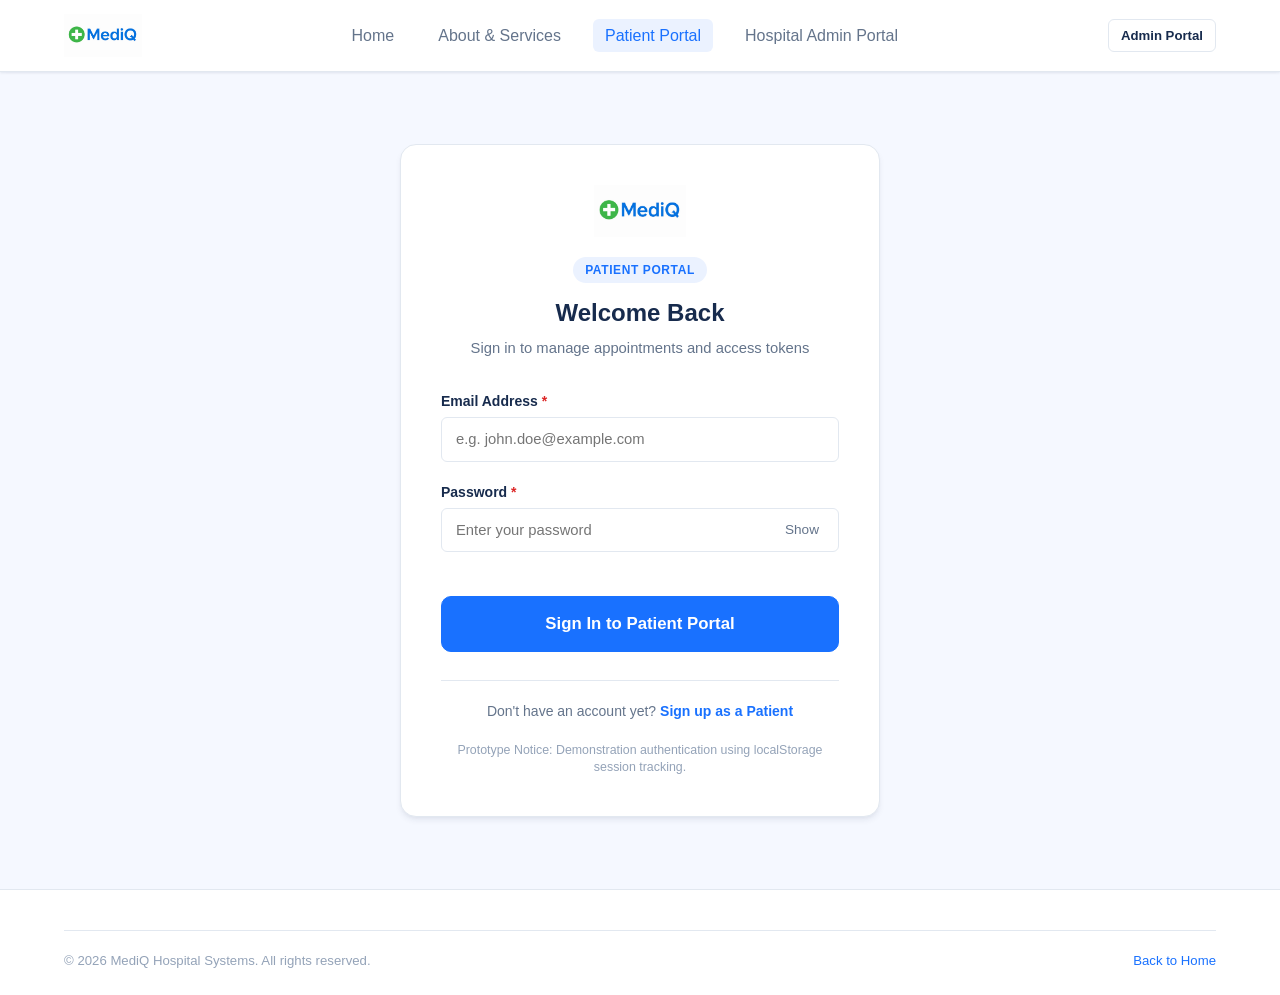
<file: appointment-token.html>
<!DOCTYPE html>
<html lang="en">
<head>
  <meta charset="UTF-8">
  <meta name="viewport" content="width=device-width, initial-scale=1.0">
  <title>Appointment Token — MediQ</title>
  <link rel="stylesheet" href="css/style.css">
  <link rel="stylesheet" href="css/booking.css">
</head>
<body>

  <!-- Navigation Header (Hidden in Print) -->
  <header class="navbar no-print">
    <div class="container">
      <a href="user-dashboard.html" class="nav-brand" id="token-brand-link">
        <img src="images/logo.png" alt="MediQ Official Logo">
      </a>
      <ul class="nav-links" id="token-nav-links">
        <li><a href="user-dashboard.html">Dashboard</a></li>
        <li><a href="book-appointment.html">Book Appointment</a></li>
        <li><a href="my-appointments.html">My Appointments</a></li>
        <li><a href="about.html">About &amp; Services</a></li>
      </ul>
      <div class="nav-actions">
        <button class="btn btn-secondary btn-sm btn-action-logout">Log Out</button>
        <button class="nav-toggle" aria-label="Toggle Navigation">☰</button>
      </div>
    </div>
  </header>

  <main class="main-content">
    <div class="container" style="max-width: 680px;">
      <!-- Token Card (rendered by js/token.js) -->
      <div id="appointment-token-card" class="token-card">
        <div style="text-align: center; padding: 2rem;">
          <p>Loading confirmation token...</p>
        </div>
      </div>
    </div>
  </main>

  <footer class="footer no-print">
    <div class="container">
      <div class="footer-bottom">
        <div>&copy; 2026 MediQ Hospital Systems. All rights reserved.</div>
        <div><a href="user-dashboard.html">Back to Dashboard</a></div>
      </div>
    </div>
  </footer>

  <script src="js/storage.js"></script>
  <script src="js/common.js"></script>
  <script src="js/auth.js"></script>
  <script src="js/token.js"></script>
</body>
</html>
</file>
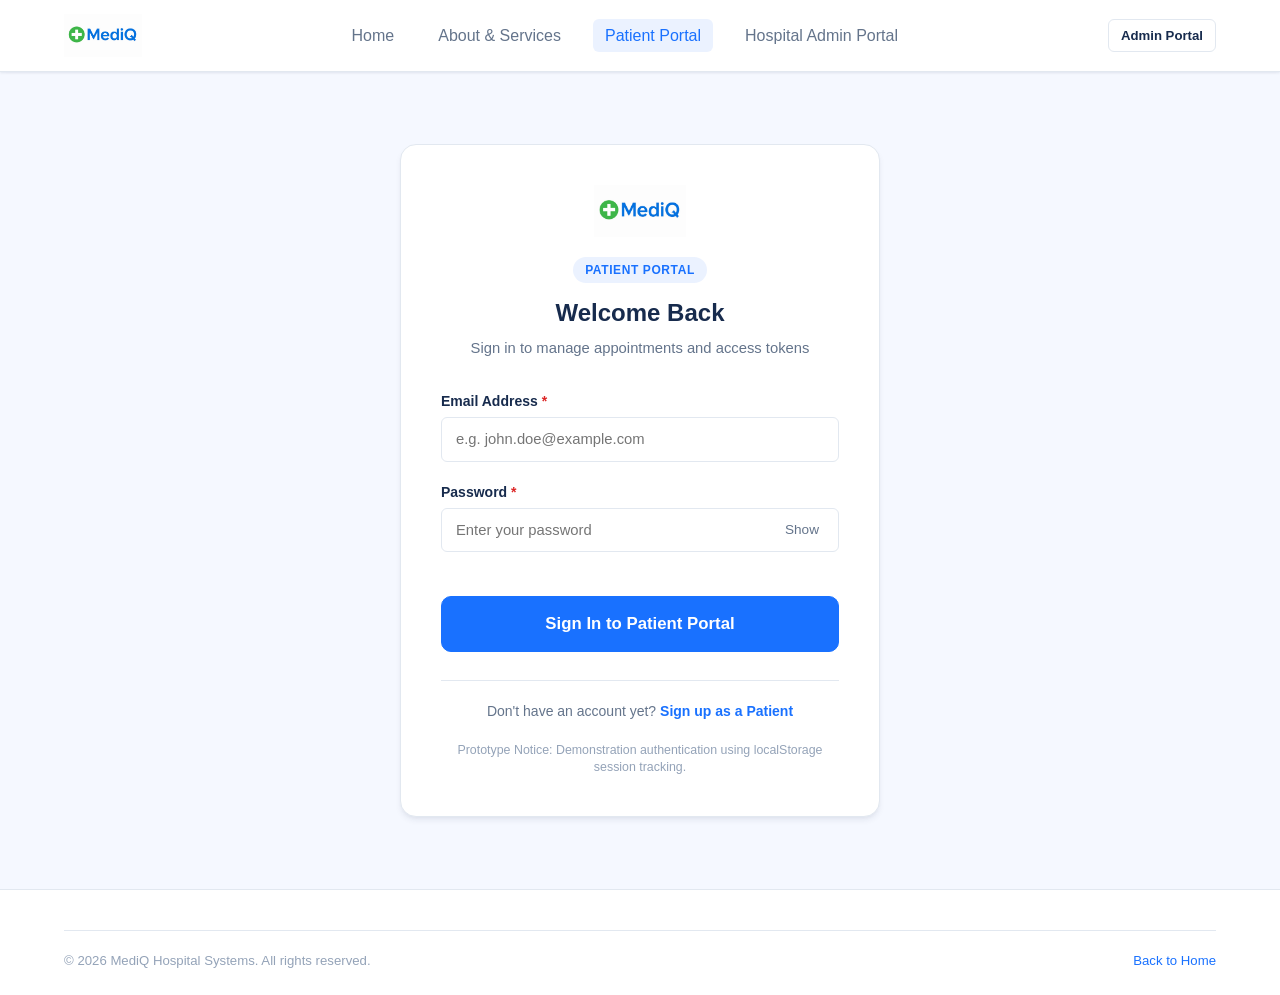
<file: book-appointment.html>
<!DOCTYPE html>
<html lang="en">
<head>
  <meta charset="UTF-8">
  <meta name="viewport" content="width=device-width, initial-scale=1.0">
  <title>Book Hospital Appointment — MediQ</title>
  <link rel="stylesheet" href="css/style.css">
  <link rel="stylesheet" href="css/booking.css">
  <link rel="stylesheet" href="css/dashboard.css">
</head>
<body id="book-appointment-page">

  <!-- Navigation Header -->
  <header class="navbar">
    <div class="container">
      <a href="user-dashboard.html" class="nav-brand">
        <img src="images/logo.png" alt="MediQ Official Logo">
      </a>
      <ul class="nav-links">
        <li><a href="user-dashboard.html">Dashboard</a></li>
        <li><a href="book-appointment.html" class="active">Book Appointment</a></li>
        <li><a href="my-appointments.html">My Appointments</a></li>
        <li><a href="about.html">About & Services</a></li>
      </ul>
      <div class="nav-actions">
        <button class="btn btn-secondary btn-sm btn-action-logout">Log Out</button>
        <button class="nav-toggle" aria-label="Toggle Navigation">☰</button>
      </div>
    </div>
  </header>

  <main class="main-content">
    <div class="container">
      <div class="page-header">
        <div>
          <h1 class="page-title">Book an Appointment</h1>
          <p class="page-subtitle">Reserve a confirmed 10-minute outpatient consultation slot</p>
        </div>
        <div class="page-actions">
          <a href="user-dashboard.html" class="btn btn-secondary btn-sm">&larr; Return to Dashboard</a>
        </div>
      </div>

      <!-- Multi-step Stepper Indicator -->
      <div class="booking-stepper">
        <div class="step-item active" data-step="1">
          <div class="step-circle">1</div>
          <div class="step-label">Specialty</div>
        </div>
        <div class="step-item" data-step="2">
          <div class="step-circle">2</div>
          <div class="step-label">Doctor</div>
        </div>
        <div class="step-item" data-step="3">
          <div class="step-circle">3</div>
          <div class="step-label">Date &amp; Slot</div>
        </div>
        <div class="step-item" data-step="4">
          <div class="step-circle">4</div>
          <div class="step-label">Details &amp; Confirm</div>
        </div>
      </div>

      <!-- ================= STEP 1: SELECT SPECIALTY ================= -->
      <div id="booking-step-1" class="card">
        <div class="card-header">
          <div>
            <h2 class="card-title">Step 1: Choose Clinical Specialty</h2>
            <p class="card-subtitle">Select the department corresponding to your medical requirement</p>
          </div>
        </div>
        <div id="specialty-selection-grid" class="specialty-grid">
          <!-- Populated by js/booking.js -->
        </div>
      </div>

      <!-- ================= STEP 2: SELECT DOCTOR ================= -->
      <div id="booking-step-2" class="card" style="display: none;">
        <div class="card-header">
          <div>
            <h2 class="card-title">Step 2: Choose Specialist Doctor</h2>
            <p class="card-subtitle">
              Available active physicians in <strong id="selected-specialty-title" style="color: var(--color-primary);">Specialty</strong>
            </p>
          </div>
          <button type="button" id="btn-step2-back" class="btn btn-secondary btn-sm">&larr; Change Specialty</button>
        </div>
        <div id="doctor-selection-grid" class="doctor-select-grid">
          <!-- Populated by js/booking.js -->
        </div>
      </div>

      <!-- ================= STEP 3: SELECT DATE & 10-MIN SLOT ================= -->
      <div id="booking-step-3" class="card" style="display: none;">
        <div class="card-header">
          <div>
            <h2 class="card-title">Step 3: Choose Date &amp; 10-Minute Slot</h2>
            <p class="card-subtitle">Select your preferred date and an available consultation window</p>
          </div>
          <button type="button" id="btn-step3-back" class="btn btn-secondary btn-sm">&larr; Change Doctor</button>
        </div>

        <div id="step3-doctor-info" style="margin-bottom: 1.5rem; padding: 1rem; background: #F8FAFC; border: 1px solid var(--color-border); border-radius: var(--radius-sm);">
          <!-- Doctor brief -->
        </div>

        <div class="form-group" style="max-width: 320px;">
          <label for="booking-date-picker" class="form-label required">Consultation Date</label>
          <input type="date" id="booking-date-picker" class="form-control" required>
        </div>

        <div class="slot-select-container">
          <label class="form-label required">Select an Available 10-Minute Time Slot</label>
          <div style="display: flex; gap: 1rem; font-size: 0.8rem; margin-bottom: 0.75rem; flex-wrap: wrap;">
            <span style="display: flex; align-items: center; gap: 0.35rem;">
              <span style="display: inline-block; width: 12px; height: 12px; background: #F0FDF4; border: 1px solid #A7F3D0; border-radius: 2px;"></span> Available
            </span>
            <span style="display: flex; align-items: center; gap: 0.35rem;">
              <span style="display: inline-block; width: 12px; height: 12px; background: #FFFBEB; border: 1px solid #FCD34D; border-radius: 2px;"></span> Pending Review
            </span>
            <span style="display: flex; align-items: center; gap: 0.35rem;">
              <span style="display: inline-block; width: 12px; height: 12px; background: #EFF6FF; border: 1px solid #BFDBFE; border-radius: 2px;"></span> Booked
            </span>
          </div>
          <div id="booking-slots-container">
            <!-- Slot buttons rendered here -->
          </div>
        </div>

        <div style="display: flex; justify-content: flex-end; margin-top: 1.5rem; border-top: 1px solid var(--color-border); padding-top: 1rem;">
          <button type="button" id="btn-step3-next" class="btn btn-primary" disabled>
            Continue to Patient Details &rarr;
          </button>
        </div>
      </div>

      <!-- ================= STEP 4: PATIENT DETAILS & SUMMARY ================= -->
      <div id="booking-step-4" style="display: none;">
        <div class="details-grid">
          <!-- Form Section -->
          <div class="card">
            <div class="card-header">
              <div>
                <h2 class="card-title">Step 4: Patient Consultation Details</h2>
                <p class="card-subtitle">Provide details for the medical staff</p>
              </div>
              <button type="button" id="btn-step4-back" class="btn btn-secondary btn-sm">&larr; Back to Slots</button>
            </div>

            <form id="form-patient-booking">
              <div class="form-group">
                <label for="patient-name" class="form-label required">Patient Full Name</label>
                <input type="text" id="patient-name" class="form-control" placeholder="Full legal name" required>
              </div>

              <div class="form-row">
                <div class="form-group">
                  <label for="patient-age" class="form-label required">Age</label>
                  <input type="number" id="patient-age" class="form-control" min="1" max="130" placeholder="e.g. 35" required>
                </div>
                <div class="form-group">
                  <label for="patient-gender" class="form-label required">Gender</label>
                  <select id="patient-gender" class="form-control" required>
                    <option value="Male">Male</option>
                    <option value="Female">Female</option>
                    <option value="Other">Other</option>
                  </select>
                </div>
              </div>

              <div class="form-group">
                <label for="patient-contact" class="form-label required">Contact Phone Number</label>
                <input type="tel" id="patient-contact" class="form-control" placeholder="10-digit mobile number" required maxlength="10" pattern="[0-9]{10}" inputmode="numeric">
              </div>

              <div class="form-group">
                <label for="patient-reason" class="form-label required">Primary Reason for Visit / Symptoms</label>
                <textarea id="patient-reason" class="form-control" rows="3" placeholder="Briefly describe the clinical concern or symptoms prompting this appointment..." required></textarea>
              </div>

              <div class="form-group">
                <label for="patient-notes" class="form-label">Additional Medical Notes / Previous Reports (Optional)</label>
                <textarea id="patient-notes" class="form-control" rows="2" placeholder="Relevant past medical history, existing medication, or allergies..."></textarea>
              </div>

              <button type="submit" class="btn btn-success btn-lg btn-block" style="margin-top: 1rem;">
                Submit Appointment Request
              </button>
            </form>
          </div>

          <!-- Summary Sidebar -->
          <div>
            <div class="summary-card">
              <h3 style="font-size: 1.15rem; font-weight: 700; margin-bottom: 1rem; border-bottom: 1px solid var(--color-border); padding-bottom: 0.5rem;">
                Booking Summary
              </h3>
              <div class="summary-list">
                <div class="summary-item">
                  <span class="summary-item-label">Specialty</span>
                  <span class="summary-item-val" id="summary-specialty">-</span>
                </div>
                <div class="summary-item">
                  <span class="summary-item-label">Consulting Doctor</span>
                  <span class="summary-item-val" id="summary-doctor-name">-</span>
                </div>
                <div class="summary-item">
                  <span class="summary-item-label">Appointment Date</span>
                  <span class="summary-item-val" id="summary-date">-</span>
                </div>
                <div class="summary-item">
                  <span class="summary-item-label">Time Window</span>
                  <span class="summary-item-val" id="summary-time" style="color: var(--color-primary);">-</span>
                </div>
                <div class="summary-item">
                  <span class="summary-item-label">Duration</span>
                  <span class="summary-item-val">Strict 10 Minutes</span>
                </div>
                <div class="summary-item">
                  <span class="summary-item-label">Initial Status</span>
                  <span class="summary-item-val"><span class="badge badge-pending">PENDING REVIEW</span></span>
                </div>
              </div>

              <div class="alert alert-info" style="margin-top: 1.25rem; font-size: 0.8rem; line-height: 1.4;">
                <strong>Reservation Policy:</strong>
                Submitting this request temporarily locks this slot as Pending. The hospital administrator will review and issue your printable confirmation token.
              </div>
            </div>
          </div>
        </div>
      </div>

    </div>
  </main>

  <footer class="footer">
    <div class="container">
      <div class="footer-bottom">
        <div>&copy; 2026 MediQ Hospital Systems. All rights reserved.</div>
        <div><a href="user-dashboard.html">Return to Dashboard</a></div>
      </div>
    </div>
  </footer>

  <script src="js/storage.js"></script>
  <script src="js/common.js"></script>
  <script src="js/auth.js"></script>
  <script src="js/booking.js"></script>
</body>
</html>
</file>
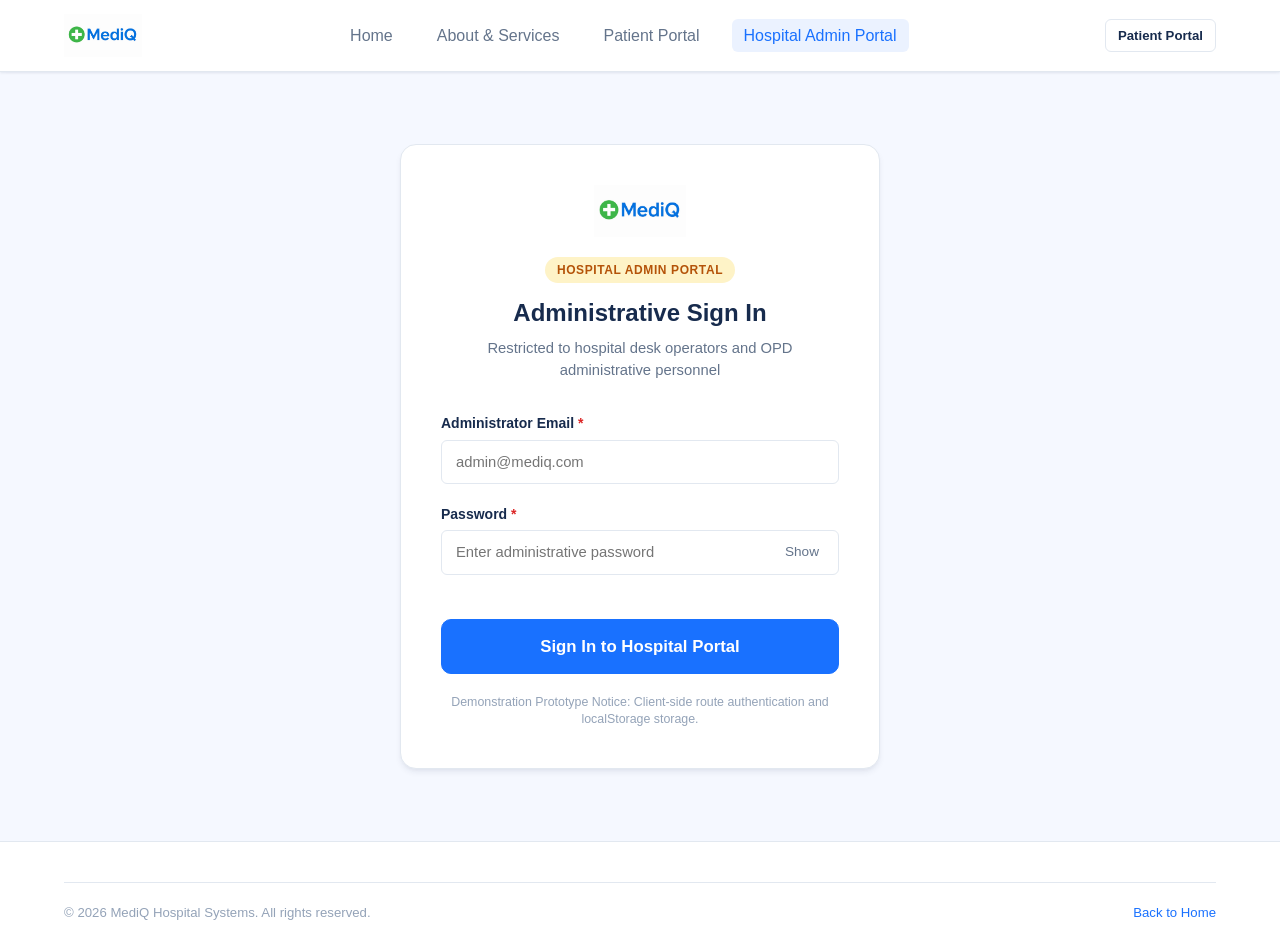
<file: manage-appointments.html>
<!DOCTYPE html>
<html lang="en">
<head>
  <meta charset="UTF-8">
  <meta name="viewport" content="width=device-width, initial-scale=1.0">
  <title>Manage Appointments — MediQ</title>
  <link rel="stylesheet" href="css/style.css">
  <link rel="stylesheet" href="css/dashboard.css">
</head>
<body id="manage-appointments-page">

  <!-- Navigation Header -->
  <header class="navbar">
    <div class="container">
      <a href="admin-dashboard.html" class="nav-brand">
        <img src="images/logo.png" alt="MediQ Official Logo">
      </a>
      <ul class="nav-links">
        <li><a href="admin-dashboard.html">Dashboard</a></li>
        <li><a href="manage-doctors.html">Manage Doctors</a></li>
        <li><a href="manage-slots.html">Manage Slots</a></li>
        <li><a href="manage-appointments.html" class="active">Appointment Requests</a></li>
      </ul>
      <div class="nav-actions">
        <button class="btn btn-secondary btn-sm btn-action-logout">Log Out</button>
        <button class="nav-toggle" aria-label="Toggle Navigation">☰</button>
      </div>
    </div>
  </header>

  <main class="main-content">
    <div class="container">
      <div class="page-header">
        <div>
          <h1 class="page-title">Appointment Request Management</h1>
          <p class="page-subtitle">Review patient submissions, verify slot reservations, and issue OPD consultation tokens</p>
        </div>
        <div class="page-actions">
          <a href="admin-dashboard.html" class="btn btn-secondary btn-sm">&larr; Return to Dashboard</a>
        </div>
      </div>

      <!-- Filters Bar -->
      <div class="filter-bar">
        <div class="filter-inputs">
          <div>
            <label for="filter-apt-status" style="font-size: 0.8rem; font-weight: 600; display: block; margin-bottom: 0.2rem;">Status:</label>
            <select id="filter-apt-status" class="form-control">
              <option value="ALL">All Statuses</option>
              <option value="PENDING" selected>Pending Review</option>
              <option value="APPROVED">Approved</option>
              <option value="REJECTED">Rejected</option>
              <option value="EXPIRED">Expired</option>
            </select>
          </div>

          <div>
            <label for="filter-apt-doctor" style="font-size: 0.8rem; font-weight: 600; display: block; margin-bottom: 0.2rem;">Doctor:</label>
            <select id="filter-apt-doctor" class="form-control">
              <option value="ALL">All Doctors</option>
            </select>
          </div>

          <div>
            <label for="filter-apt-specialty" style="font-size: 0.8rem; font-weight: 600; display: block; margin-bottom: 0.2rem;">Specialty:</label>
            <select id="filter-apt-specialty" class="form-control">
              <option value="ALL">All Specialties</option>
            </select>
          </div>

          <div>
            <label for="filter-apt-date" style="font-size: 0.8rem; font-weight: 600; display: block; margin-bottom: 0.2rem;">Appointment Date:</label>
            <input type="date" id="filter-apt-date" class="form-control">
          </div>

          <div style="align-self: flex-end;">
            <button type="button" id="btn-clear-apt-filters" class="btn btn-secondary btn-sm" style="height: 38px;">Reset Filters</button>
          </div>
        </div>
      </div>

      <!-- Appointments List Card -->
      <div class="card" style="padding: 0; overflow: hidden;">
        <div class="table-responsive" style="border: none; border-radius: 0;">
          <table class="table">
            <thead>
              <tr>
                <th>ID</th>
                <th>Patient Details</th>
                <th>Assigned Doctor</th>
                <th>Date &amp; Slot (10m)</th>
                <th>Submitted At</th>
                <th>Status &amp; Countdown</th>
                <th>Administrative Actions</th>
              </tr>
            </thead>
            <tbody id="appointments-table-body">
              <!-- Populated by js/appointments.js -->
            </tbody>
          </table>
        </div>

        <div id="appointments-empty" class="empty-state" style="display: none;">
          <div class="empty-state-icon">📋</div>
          <h3>No appointments match your filters</h3>
          <p>Try resetting your filter parameters or checking all statuses.</p>
        </div>
      </div>
    </div>
  </main>

  <footer class="footer">
    <div class="container">
      <div class="footer-bottom">
        <div>&copy; 2026 MediQ Hospital Systems. All rights reserved. Hospital Administrative Portal.</div>
        <div><a href="admin-dashboard.html">Return to Dashboard</a></div>
      </div>
    </div>
  </footer>

  <script src="js/storage.js"></script>
  <script src="js/common.js"></script>
  <script src="js/auth.js"></script>
  <script src="js/appointments.js"></script>
</body>
</html>
</file>
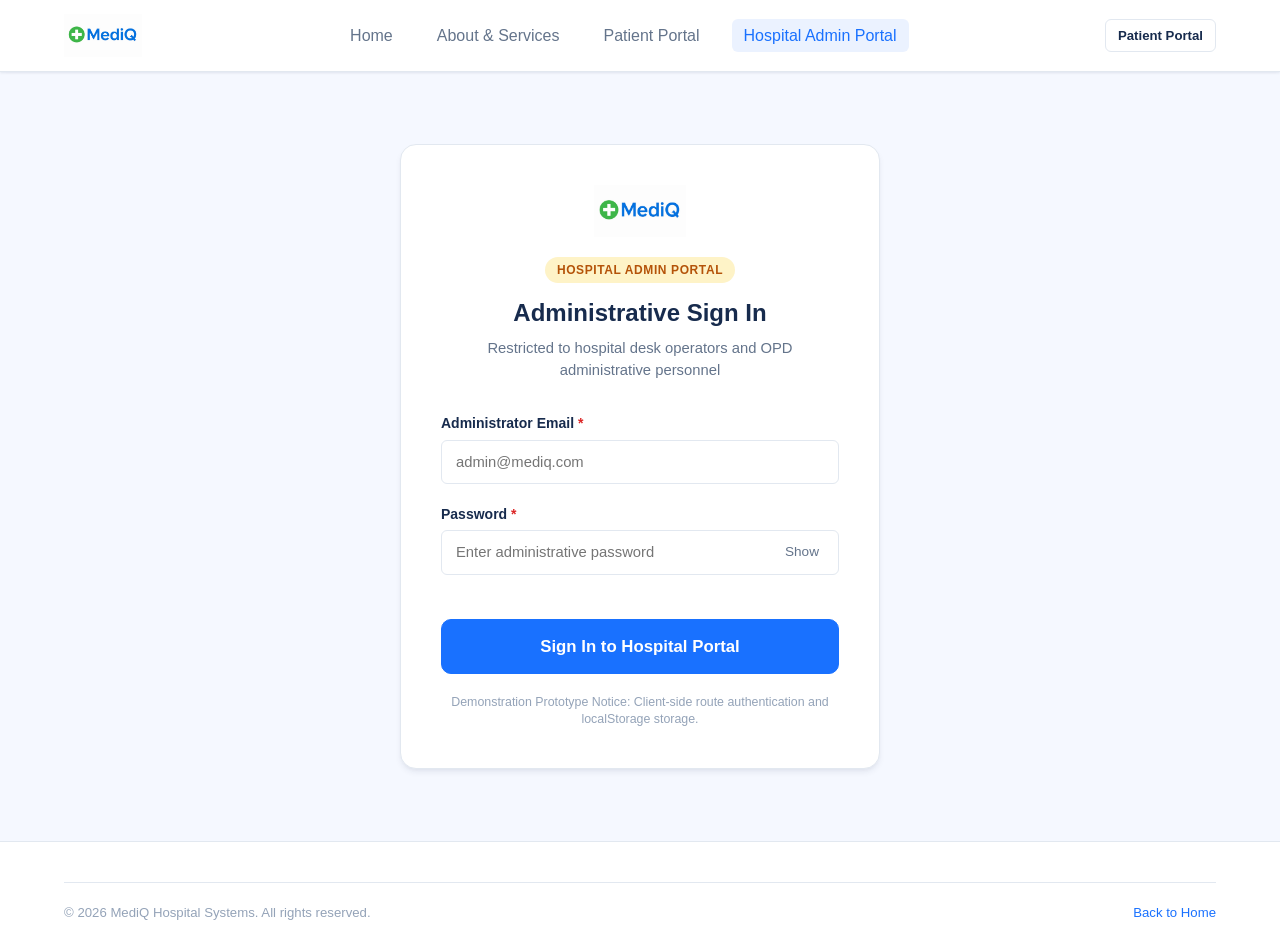
<file: manage-doctors.html>
<!DOCTYPE html>
<html lang="en">
<head>
  <meta charset="UTF-8">
  <meta name="viewport" content="width=device-width, initial-scale=1.0">
  <title>Manage Doctors — MediQ</title>
  <link rel="stylesheet" href="css/style.css">
  <link rel="stylesheet" href="css/dashboard.css">
</head>
<body id="manage-doctors-page">

  <!-- Navigation Header -->
  <header class="navbar">
    <div class="container">
      <a href="admin-dashboard.html" class="nav-brand">
        <img src="images/logo.png" alt="MediQ Official Logo">
      </a>
      <ul class="nav-links">
        <li><a href="admin-dashboard.html">Dashboard</a></li>
        <li><a href="manage-doctors.html" class="active">Manage Doctors</a></li>
        <li><a href="manage-slots.html">Manage Slots</a></li>
        <li><a href="manage-appointments.html">Appointment Requests</a></li>
      </ul>
      <div class="nav-actions">
        <button class="btn btn-secondary btn-sm btn-action-logout">Log Out</button>
        <button class="nav-toggle" aria-label="Toggle Navigation">☰</button>
      </div>
    </div>
  </header>

  <main class="main-content">
    <div class="container">
      <div class="page-header">
        <div>
          <h1 class="page-title">Doctor Registry &amp; Availability</h1>
          <p class="page-subtitle">Add specialist physicians, update credentials, and manage active clinical practice</p>
        </div>
        <div class="page-actions">
          <button type="button" id="btn-add-doctor" class="btn btn-primary">+ Add New Doctor</button>
        </div>
      </div>

      <!-- Search & Filters Bar -->
      <div class="filter-bar">
        <div class="filter-inputs">
          <input type="text" id="search-doctor-name" class="form-control" placeholder="Search by name or keyword..." style="min-width: 240px;">
          <select id="filter-doctor-specialty" class="form-control">
            <option value="ALL">All Specialties</option>
          </select>
          <select id="filter-doctor-status" class="form-control">
            <option value="ALL">All Statuses</option>
            <option value="ACTIVE">Active Only</option>
            <option value="INACTIVE">Inactive Only</option>
          </select>
        </div>
      </div>

      <!-- Doctor Cards Grid -->
      <div id="doctors-grid-container" class="doctor-cards-grid">
        <!-- Populated by js/doctors.js -->
      </div>
    </div>
  </main>

  <!-- Add / Edit Doctor Modal Dialog -->
  <div id="doctor-modal" class="modal-backdrop">
    <div class="modal-card">
      <div class="modal-header">
        <h3 id="doctor-modal-title" class="modal-title">Add New Doctor</h3>
        <button type="button" id="btn-close-doctor-modal" class="modal-close">&times;</button>
      </div>

      <form id="form-doctor">
        <div class="modal-body">
          <!-- Profile Image Upload -->
          <div class="form-group">
            <label class="form-label">Profile Image</label>
            <div id="doc-image-upload-area" style="display: flex; align-items: center; gap: 1.25rem;">
              <div id="doc-image-preview" style="width: 80px; height: 80px; border-radius: 50%; border: 2px dashed var(--color-border); display: flex; align-items: center; justify-content: center; overflow: hidden; background: var(--color-bg-page); flex-shrink: 0; font-size: 1.5rem; font-weight: 700; color: var(--color-primary);">
                <span id="doc-image-placeholder">DR</span>
              </div>
              <div style="flex: 1;">
                <input type="file" id="doc-profile-image" accept="image/*" class="form-control" style="font-size: 0.85rem;">
                <p style="font-size: 0.75rem; color: var(--color-text-secondary); margin-top: 0.35rem;">
                  JPG, PNG or WebP. Max 200 KB recommended. Stored as base64 in localStorage.
                </p>
                <button type="button" id="btn-remove-doc-image" class="btn btn-sm btn-outline-danger" style="display: none; margin-top: 0.35rem; font-size: 0.75rem; padding: 0.2rem 0.6rem;">
                  Remove Image
                </button>
              </div>
            </div>
          </div>

          <div class="form-group">
            <label for="doc-name" class="form-label required">Doctor Full Name</label>
            <input type="text" id="doc-name" class="form-control" placeholder="e.g. Dr. Robert Chen" required>
          </div>

          <div class="form-group">
            <label for="doc-specialty" class="form-label required">Clinical Specialty</label>
            <input type="text" id="doc-specialty" class="form-control" placeholder="e.g. Cardiology, Orthopedics, Pediatrics..." required>
          </div>

          <div class="form-group">
            <label for="doc-qualifications" class="form-label required">Medical Qualifications &amp; Title</label>
            <input type="text" id="doc-qualifications" class="form-control" placeholder="e.g. MD, FACC - Senior Consultant" required>
          </div>

          <div class="form-row">
            <div class="form-group">
              <label for="doc-contact" class="form-label required">Contact Phone</label>
              <input type="tel" id="doc-contact" class="form-control" placeholder="10-digit mobile number" required maxlength="10" pattern="[0-9]{10}" inputmode="numeric">
            </div>
            <div class="form-group">
              <label for="doc-email" class="form-label">Hospital Email</label>
              <input type="email" id="doc-email" class="form-control" placeholder="doc@hospital.org">
            </div>
          </div>

          <div class="form-group" style="display: flex; align-items: center; gap: 0.5rem; margin-top: 0.5rem;">
            <input type="checkbox" id="doc-active" checked style="width: 18px; height: 18px; cursor: pointer;">
            <label for="doc-active" style="cursor: pointer; font-size: 0.9rem; font-weight: 600;">
              Active for Patient Appointments (Uncheck to mark unavailable/deactivate)
            </label>
          </div>
        </div>

        <div class="modal-footer">
          <button type="button" id="btn-cancel-doctor" class="btn btn-secondary">Cancel</button>
          <button type="submit" class="btn btn-primary">Save Doctor Profile</button>
        </div>
      </form>
    </div>
  </div>

  <footer class="footer">
    <div class="container">
      <div class="footer-bottom">
        <div>&copy; 2026 MediQ Hospital Systems. All rights reserved.</div>
        <div><a href="admin-dashboard.html">Return to Dashboard</a></div>
      </div>
    </div>
  </footer>

  <script src="js/storage.js"></script>
  <script src="js/common.js"></script>
  <script src="js/auth.js"></script>
  <script src="js/doctors.js"></script>
</body>
</html>
</file>
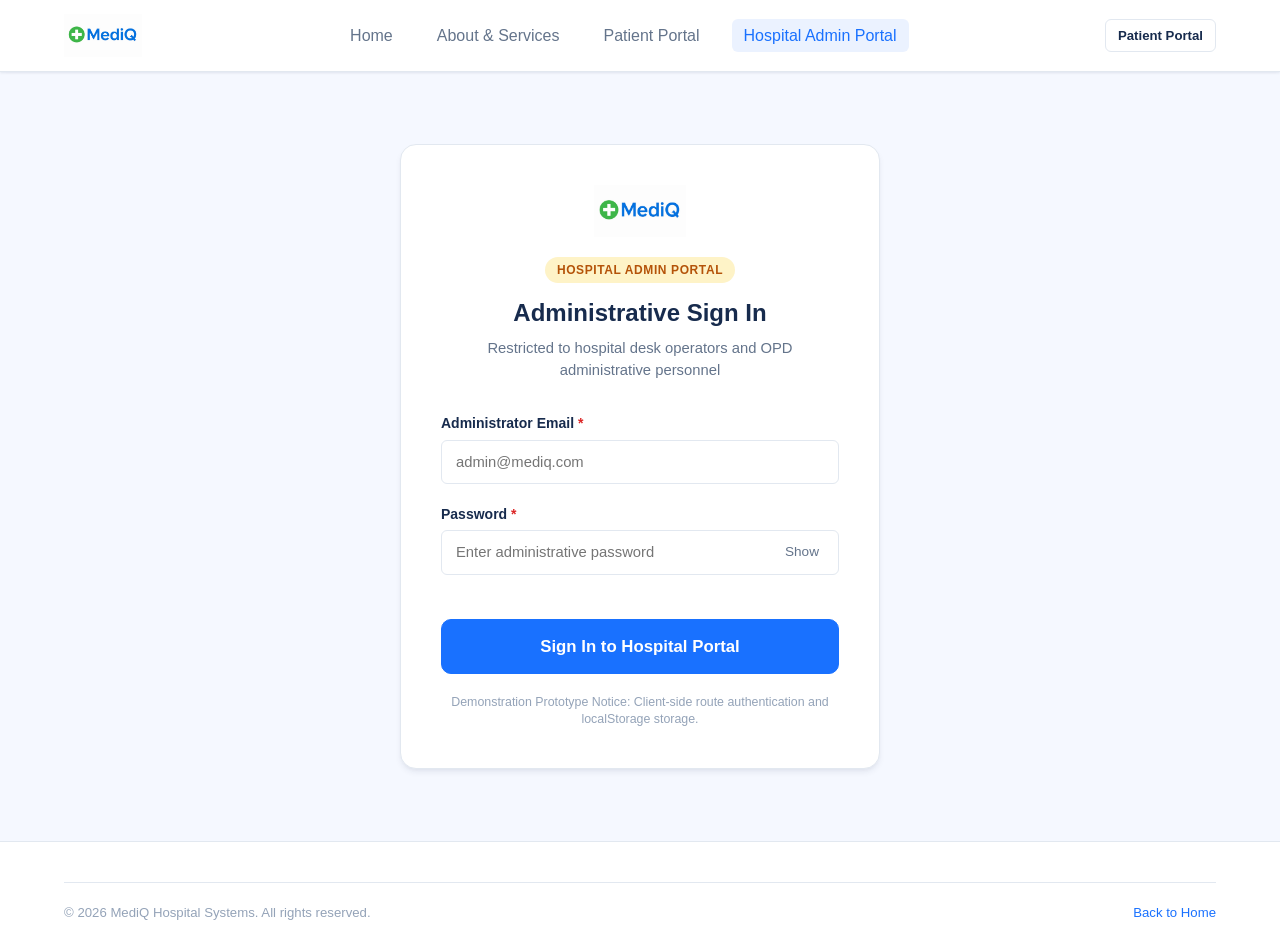
<file: manage-slots.html>
<!DOCTYPE html>
<html lang="en">
<head>
  <meta charset="UTF-8">
  <meta name="viewport" content="width=device-width, initial-scale=1.0">
  <title>Manage Daily Slots — MediQ</title>
  <link rel="stylesheet" href="css/style.css">
  <link rel="stylesheet" href="css/dashboard.css">
</head>
<body id="manage-slots-page">

  <!-- Navigation Header -->
  <header class="navbar">
    <div class="container">
      <a href="admin-dashboard.html" class="nav-brand">
        <img src="images/logo.png" alt="MediQ Official Logo">
      </a>
      <ul class="nav-links">
        <li><a href="admin-dashboard.html">Dashboard</a></li>
        <li><a href="manage-doctors.html">Manage Doctors</a></li>
        <li><a href="manage-slots.html" class="active">Manage Slots</a></li>
        <li><a href="manage-appointments.html">Appointment Requests</a></li>
      </ul>
      <div class="nav-actions">
        <button class="btn btn-secondary btn-sm btn-action-logout">Log Out</button>
        <button class="nav-toggle" aria-label="Toggle Navigation">☰</button>
      </div>
    </div>
  </header>

  <main class="main-content">
    <div class="container">
      <div class="page-header">
        <div>
          <h1 class="page-title">Daily Appointment Slot Management</h1>
          <p class="page-subtitle">Manually schedule exact 10-minute consultation windows for hospital physicians</p>
        </div>
        <div class="page-actions">
          <a href="admin-dashboard.html" class="btn btn-secondary btn-sm">&larr; Return to Dashboard</a>
        </div>
      </div>

      <!-- Creation Form Box -->
      <div class="card" style="margin-bottom: 2rem; border-top: 4px solid var(--color-primary);">
        <div class="card-header">
          <div>
            <h2 class="card-title">Create Individual 10-Minute Slot</h2>
            <p class="card-subtitle">
              Every slot must have an exact duration of 10 minutes (e.g. 09:00–09:10, 09:10–09:20). Non-10 minute windows are rejected.
            </p>
          </div>
        </div>

        <form id="form-create-slot">
          <div style="display: grid; grid-template-columns: repeat(auto-fit, minmax(220px, 1fr)); gap: 1rem; align-items: flex-end;">
            <div class="form-group" style="margin-bottom: 0;">
              <label for="slot-create-doctor" class="form-label required">Physician</label>
              <select id="slot-create-doctor" class="form-control" required>
                <!-- Populated by js/slots.js -->
              </select>
            </div>

            <div class="form-group" style="margin-bottom: 0;">
              <label for="slot-create-date" class="form-label required">Schedule Date</label>
              <input type="date" id="slot-create-date" class="form-control" required>
            </div>

            <div class="form-group" style="margin-bottom: 0;">
              <label for="slot-start-time" class="form-label required">Start Time</label>
              <input type="time" id="slot-start-time" class="form-control" value="09:00" required step="60">
            </div>

            <div class="form-group" style="margin-bottom: 0;">
              <label for="slot-end-time" class="form-label required">End Time (Exact +10m)</label>
              <input type="time" id="slot-end-time" class="form-control" value="09:10" required step="60">
            </div>

            <div>
              <button type="submit" class="btn btn-primary btn-block" style="height: 42px;">
                + Create 10-Min Slot
              </button>
            </div>
          </div>
          <div class="form-hint" style="margin-top: 0.75rem;">
            💡 Entering a start time automatically presets the 10-minute end time. You can manually create multiple slots throughout the day for each doctor. Overlapping slots are automatically detected and blocked.
          </div>
        </form>
      </div>

      <!-- Schedule Filter Toolbar -->
      <div class="filter-bar">
        <div class="filter-inputs">
          <div>
            <label for="slot-filter-doctor" style="font-size: 0.8rem; font-weight: 600; display: block; margin-bottom: 0.2rem;">Doctor Filter:</label>
            <select id="slot-filter-doctor" class="form-control">
              <option value="ALL">All Doctors</option>
            </select>
          </div>

          <div>
            <label for="slot-filter-date" style="font-size: 0.8rem; font-weight: 600; display: block; margin-bottom: 0.2rem;">Date Filter:</label>
            <input type="date" id="slot-filter-date" class="form-control">
          </div>

          <div>
            <label for="slot-filter-status" style="font-size: 0.8rem; font-weight: 600; display: block; margin-bottom: 0.2rem;">Status Filter:</label>
            <select id="slot-filter-status" class="form-control">
              <option value="ALL">All States</option>
              <option value="AVAILABLE">Available</option>
              <option value="PENDING">Pending Review</option>
              <option value="BOOKED">Booked</option>
              <option value="UNAVAILABLE">Unavailable / Past</option>
            </select>
          </div>

          <div style="align-self: flex-end;">
            <button type="button" id="btn-clear-slot-filters" class="btn btn-secondary btn-sm" style="height: 38px;">Clear Filters</button>
          </div>
        </div>
      </div>

      <!-- Slots Grid / Table Container -->
      <div id="slots-display-container">
        <!-- Rendered by js/slots.js -->
      </div>
    </div>
  </main>

  <footer class="footer">
    <div class="container">
      <div class="footer-bottom">
        <div>&copy; 2026 MediQ Hospital Systems. All rights reserved.</div>
        <div><a href="admin-dashboard.html">Return to Dashboard</a></div>
      </div>
    </div>
  </footer>

  <script src="js/storage.js"></script>
  <script src="js/common.js"></script>
  <script src="js/auth.js"></script>
  <script src="js/slots.js"></script>
</body>
</html>
</file>
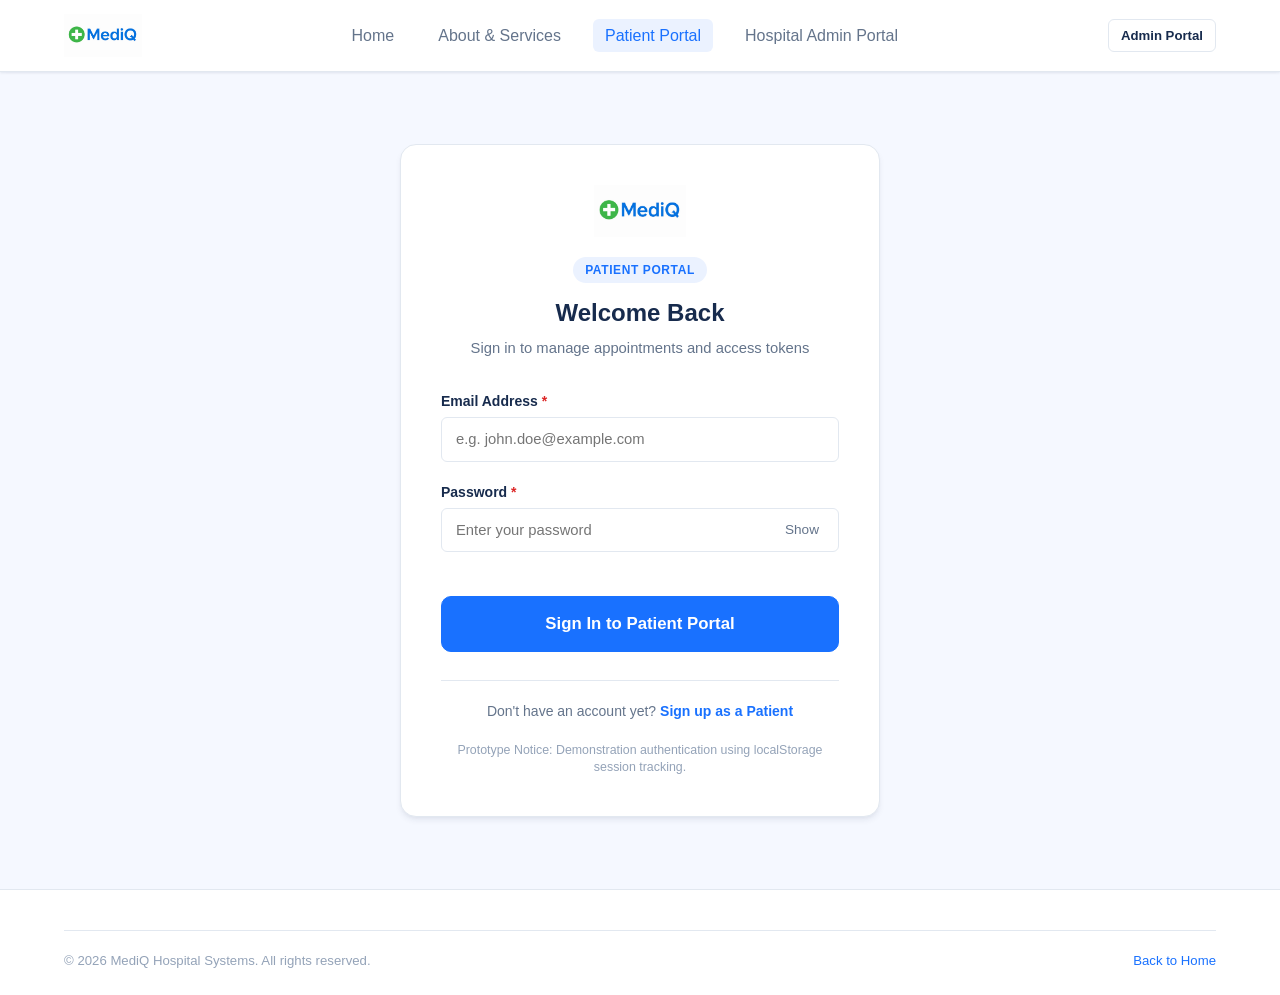
<file: my-appointments.html>
<!DOCTYPE html>
<html lang="en">
<head>
  <meta charset="UTF-8">
  <meta name="viewport" content="width=device-width, initial-scale=1.0">
  <title>My Appointments — MediQ</title>
  <link rel="stylesheet" href="css/style.css">
  <link rel="stylesheet" href="css/dashboard.css">
</head>
<body id="my-appointments-page">

  <!-- Navigation Header -->
  <header class="navbar">
    <div class="container">
      <a href="user-dashboard.html" class="nav-brand">
        <img src="images/logo.png" alt="MediQ Official Logo">
      </a>
      <ul class="nav-links">
        <li><a href="user-dashboard.html">Dashboard</a></li>
        <li><a href="book-appointment.html">Book Appointment</a></li>
        <li><a href="my-appointments.html" class="active">My Appointments</a></li>
        <li><a href="about.html">About & Services</a></li>
      </ul>
      <div class="nav-actions">
        <button class="btn btn-secondary btn-sm btn-action-logout">Log Out</button>
        <button class="nav-toggle" aria-label="Toggle Navigation">☰</button>
      </div>
    </div>
  </header>

  <main class="main-content">
    <div class="container">
      <div class="page-header">
        <div>
          <h1 class="page-title">My Hospital Appointments</h1>
          <p class="page-subtitle">Inspect your requested consultations, status decisions, and printable tokens</p>
        </div>
        <div class="page-actions">
          <a href="book-appointment.html" class="btn btn-primary">+ Book Appointment</a>
        </div>
      </div>

      <!-- Filter Bar -->
      <div class="filter-bar">
        <div class="filter-inputs">
          <label for="filter-my-status" style="font-size: 0.875rem; font-weight: 600;">Filter by Status:</label>
          <select id="filter-my-status" class="form-control" style="width: auto;">
            <option value="ALL">All Statuses</option>
            <option value="PENDING">Pending Review</option>
            <option value="APPROVED">Approved (Tokens Available)</option>
            <option value="REJECTED">Rejected</option>
            <option value="EXPIRED">Expired</option>
          </select>
        </div>
      </div>

      <!-- Appointments Table Card -->
      <div class="card" style="padding: 0; overflow: hidden;">
        <div class="table-responsive" style="border: none; border-radius: 0;">
          <table class="table">
            <thead>
              <tr>
                <th>Appointment ID</th>
                <th>Doctor &amp; Specialty</th>
                <th>Scheduled Date &amp; Time (10m)</th>
                <th>Request Submitted</th>
                <th>Status</th>
                <th>Actions</th>
              </tr>
            </thead>
            <tbody id="my-apts-table-body">
              <!-- Populated by js/user-dashboard.js -->
            </tbody>
          </table>
        </div>

        <div id="my-apts-empty" class="empty-state" style="display: none;">
          <div class="empty-state-icon">📋</div>
          <h3>No appointments match your filter</h3>
          <p>You have no appointments in this status category.</p>
          <a href="book-appointment.html" class="btn btn-primary">Book New Appointment</a>
        </div>
      </div>
    </div>
  </main>

  <footer class="footer">
    <div class="container">
      <div class="footer-bottom">
        <div>&copy; 2026 MediQ Hospital Systems. All rights reserved.</div>
        <div><a href="user-dashboard.html">Return to Dashboard</a></div>
      </div>
    </div>
  </footer>

  <script src="js/storage.js"></script>
  <script src="js/common.js"></script>
  <script src="js/auth.js"></script>
  <script src="js/user-dashboard.js"></script>
</body>
</html>
</file>
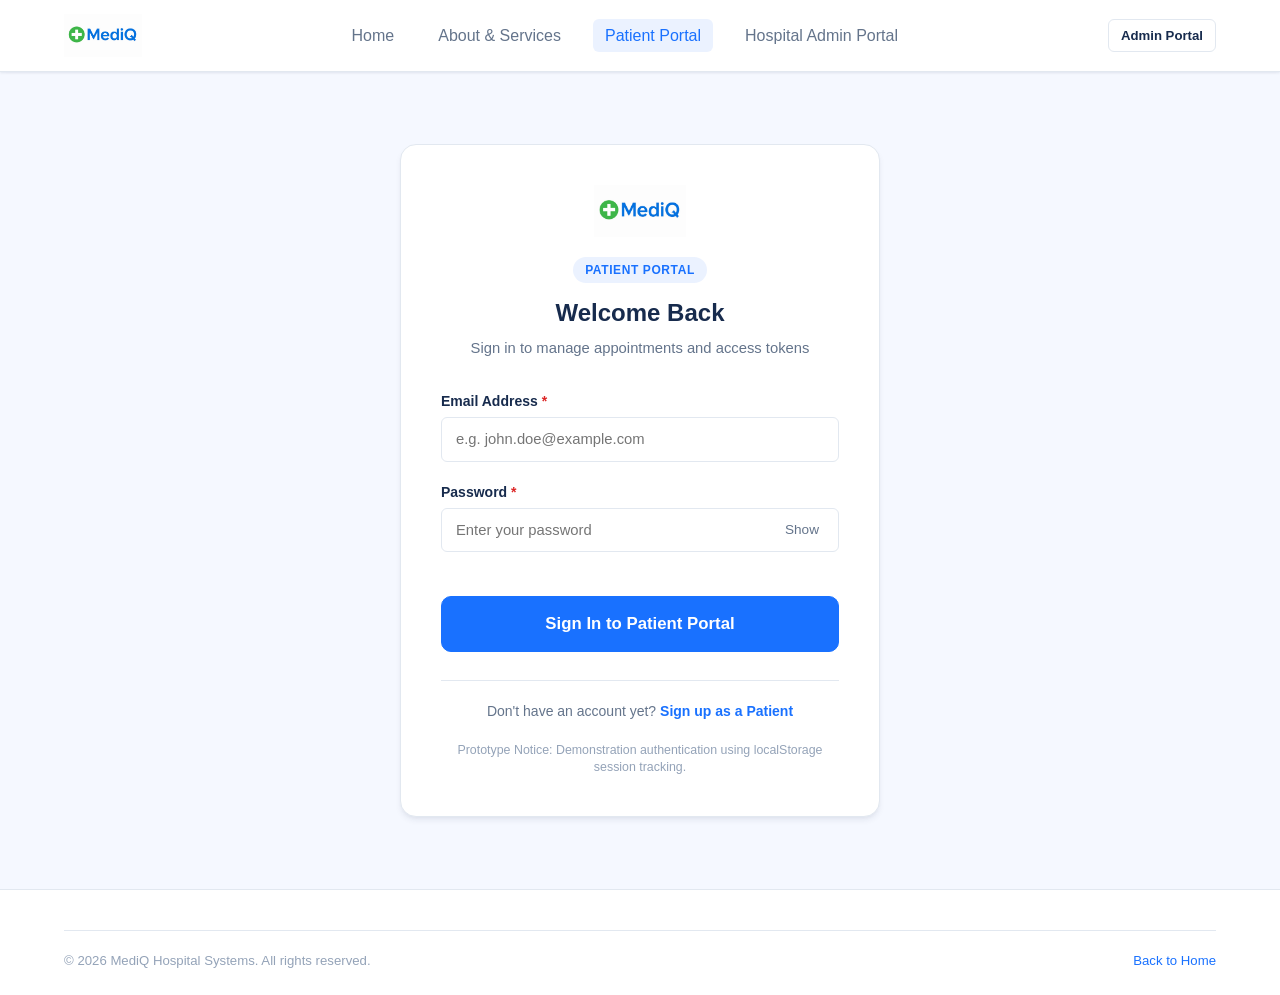
<file: user-dashboard.html>
<!DOCTYPE html>
<html lang="en">
<head>
  <meta charset="UTF-8">
  <meta name="viewport" content="width=device-width, initial-scale=1.0">
  <title>Patient Dashboard — MediQ</title>
  <link rel="stylesheet" href="css/style.css">
  <link rel="stylesheet" href="css/dashboard.css">
</head>
<body id="patient-dashboard-page">

  <!-- Navigation Header -->
  <header class="navbar">
    <div class="container">
      <a href="user-dashboard.html" class="nav-brand">
        <img src="images/logo.png" alt="MediQ Official Logo">
      </a>
      <ul class="nav-links">
        <li><a href="index.html">Home</a></li>
        <li><a href="user-dashboard.html" class="active">Dashboard</a></li>
        <li><a href="book-appointment.html">Book Appointment</a></li>
        <li><a href="my-appointments.html">My Appointments</a></li>
        <li><a href="about.html">About & Services</a></li>
      </ul>
      <div class="nav-actions">
        <span class="user-badge">
          <span class="role-tag">Patient</span>
          <span id="dashboard-user-name">Patient</span>
        </span>
        <button class="btn btn-secondary btn-sm btn-action-logout">Log Out</button>
        <button class="nav-toggle" aria-label="Toggle Navigation">☰</button>
      </div>
    </div>
  </header>

  <main class="main-content">
    <div class="container">
      <!-- Welcome Header -->
      <div class="page-header">
        <div>
          <h1 class="page-title">Patient Portal Dashboard</h1>
          <p class="page-subtitle">Track your appointment requests, view upcoming consultations, and access tokens</p>
        </div>
        <div class="page-actions">
          <a href="book-appointment.html" class="btn btn-primary btn-lg">
            <span>+</span> Book New Appointment
          </a>
        </div>
      </div>

      <!-- Stats Grid -->
      <div class="stats-grid">
        <div class="stat-card">
          <div class="stat-icon stat-icon-blue">📋</div>
          <div class="stat-content">
            <div class="stat-value" id="stat-total-apts">0</div>
            <div class="stat-label">Total Appointments</div>
          </div>
        </div>

        <div class="stat-card">
          <div class="stat-icon stat-icon-amber">⏳</div>
          <div class="stat-content">
            <div class="stat-value" id="stat-pending-apts">0</div>
            <div class="stat-label">Pending Review</div>
          </div>
        </div>

        <div class="stat-card">
          <div class="stat-icon stat-icon-green">✅</div>
          <div class="stat-content">
            <div class="stat-value" id="stat-approved-apts">0</div>
            <div class="stat-label">Approved &amp; Token Ready</div>
          </div>
        </div>

        <div class="stat-card">
          <div class="stat-icon stat-icon-red">❌</div>
          <div class="stat-content">
            <div class="stat-value" id="stat-rejected-apts">0</div>
            <div class="stat-label">Rejected / Expired</div>
          </div>
        </div>
      </div>

      <!-- Quick Action Cards -->
      <div class="quick-actions-grid">
        <a href="book-appointment.html" class="quick-action-card">
          <div>
            <div class="quick-action-header">
              <div class="quick-action-icon">🗓️</div>
              <div class="quick-action-title">Book an Appointment</div>
            </div>
            <p class="quick-action-desc">
              Browse available doctors across hospital departments and reserve an exact 10-minute slot.
            </p>
          </div>
          <span class="quick-action-link">Start Booking &rarr;</span>
        </a>

        <a href="my-appointments.html" class="quick-action-card">
          <div>
            <div class="quick-action-header">
              <div class="quick-action-icon">📁</div>
              <div class="quick-action-title">View All My Appointments</div>
            </div>
            <p class="quick-action-desc">
              Inspect your entire history of pending, approved, and past appointment requests.
            </p>
          </div>
          <span class="quick-action-link">View Records &rarr;</span>
        </a>
      </div>

      <!-- Recent Appointments Card -->
      <div class="card">
        <div class="card-header">
          <div>
            <h2 class="card-title">Recent Appointment Activity</h2>
            <p class="card-subtitle">Your most recently scheduled consultation requests</p>
          </div>
          <a href="my-appointments.html" class="btn btn-secondary btn-sm">View All</a>
        </div>

        <div id="recent-appointments-container">
          <!-- Dynamically populated by js/user-dashboard.js -->
        </div>
      </div>
    </div>
  </main>

  <footer class="footer">
    <div class="container">
      <div class="footer-bottom">
        <div>&copy; 2026 MediQ Hospital Systems. Demonstration Prototype.</div>
        <div>
          <a href="my-appointments.html">My Appointments</a> &bull;
          <a href="book-appointment.html">Book Appointment</a> &bull;
          <a href="about.html">About MediQ</a>
        </div>
      </div>
    </div>
  </footer>

  <script src="js/storage.js"></script>
  <script src="js/common.js"></script>
  <script src="js/auth.js"></script>
  <script src="js/user-dashboard.js"></script>
</body>
</html>
</file>
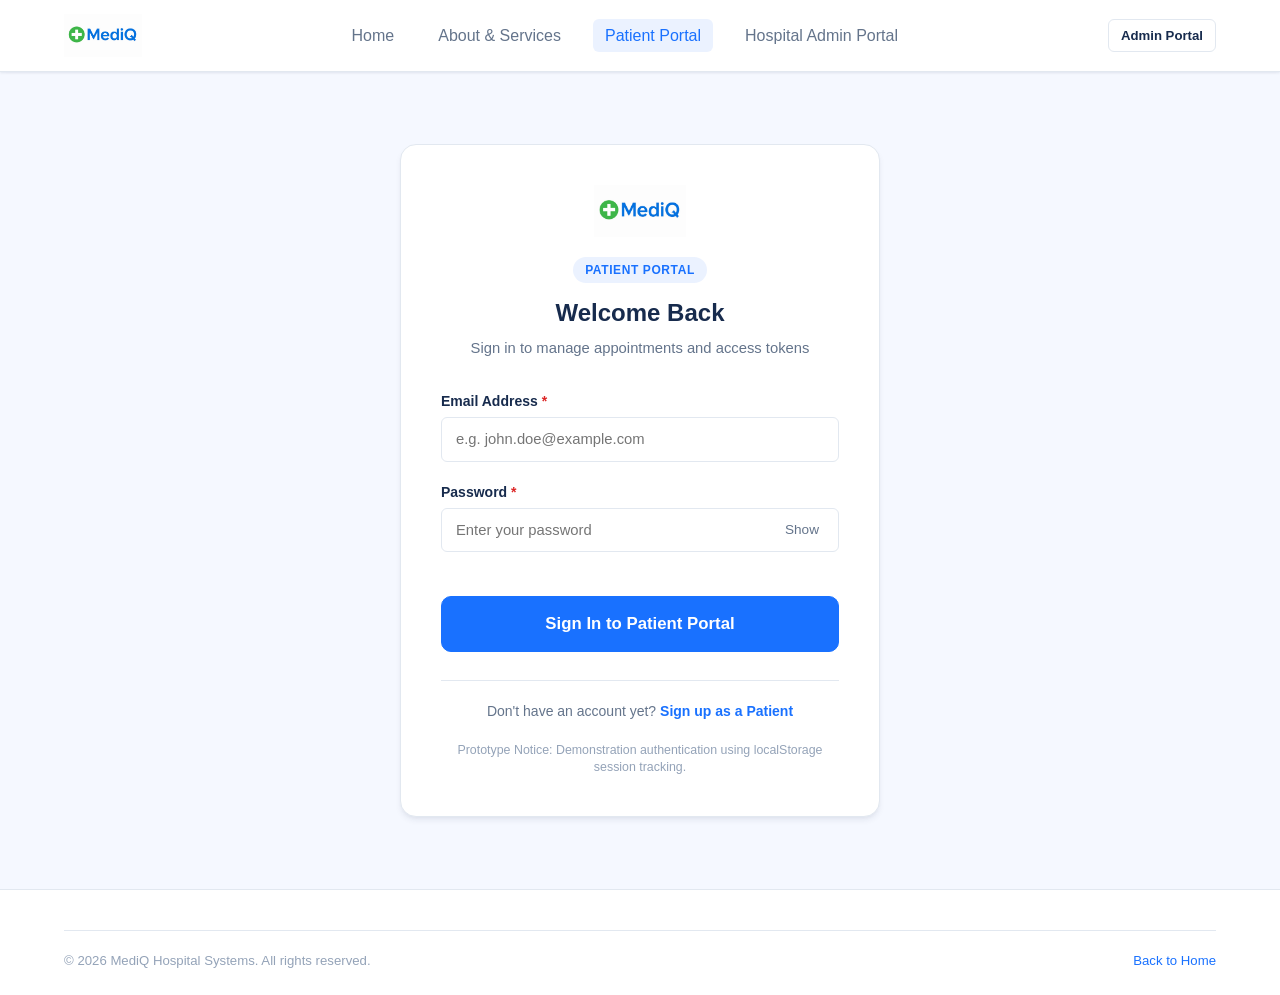
<file: user-login.html>
<!DOCTYPE html>
<html lang="en">
<head>
  <meta charset="UTF-8">
  <meta name="viewport" content="width=device-width, initial-scale=1.0">
  <title>Patient Login — MediQ</title>
  <link rel="stylesheet" href="css/style.css">
  <link rel="stylesheet" href="css/auth.css">
</head>
<body>

  <!-- Navigation Header -->
  <header class="navbar">
    <div class="container">
      <a href="index.html" class="nav-brand">
        <img src="images/logo.png" alt="MediQ Official Logo">
      </a>
      <ul class="nav-links">
        <li><a href="index.html">Home</a></li>
        <li><a href="about.html">About & Services</a></li>
        <li><a href="user-login.html" class="active">Patient Portal</a></li>
        <li><a href="admin-login.html">Hospital Admin Portal</a></li>
      </ul>
      <div class="nav-actions">
        <a href="admin-login.html" class="btn btn-secondary btn-sm">Admin Portal</a>
        <button class="nav-toggle" aria-label="Toggle Navigation">☰</button>
      </div>
    </div>
  </header>

  <main class="main-content">
    <div class="auth-wrapper">
      <div class="auth-card">
        <div class="auth-header">
          <img src="images/logo.png" alt="MediQ Logo" class="auth-logo">
          <span class="auth-role-badge role-patient">Patient Portal</span>
          <h1 class="auth-title">Welcome Back</h1>
          <p class="auth-subtitle">Sign in to manage appointments and access tokens</p>
        </div>

        <!-- Demonstration Quick Fill Box -->
        <!-- <div class="demo-credentials-box">
          <h4>
            <span>Demo Patient Account</span>
            <button type="button" id="btn-fill-demo-patient" class="btn-fill-demo">Quick Fill</button>
          </h4>
          <p>Email: <code>john.doe@example.com</code></p>
          <p>Password: <code>Patient@123</code></p>
        </div> -->

        <form id="form-patient-login">
          <div class="form-group">
            <label for="login-email" class="form-label required">Email Address</label>
            <input type="email" id="login-email" class="form-control" placeholder="e.g. john.doe@example.com" required autocomplete="email">
          </div>

          <div class="form-group">
            <label for="login-password" class="form-label required">Password</label>
            <div class="input-password-wrapper">
              <input type="password" id="login-password" class="form-control" placeholder="Enter your password" required autocomplete="current-password">
              <button type="button" class="password-toggle-btn" data-target="login-password">Show</button>
            </div>
          </div>

          <button type="submit" class="btn btn-primary btn-block btn-lg" style="margin-top: 1.5rem;">
            Sign In to Patient Portal
          </button>
        </form>

        <div class="auth-footer">
          Don't have an account yet? <a href="user-signup.html" class="auth-switch-link">Sign up as a Patient</a>
          <!-- <div style="margin-top: 0.75rem;">
            Are you hospital staff? <a href="admin-login.html">Go to Admin Login</a>
          </div> -->
        </div>

        <div class="auth-notice">
          Prototype Notice: Demonstration authentication using localStorage session tracking.
        </div>
      </div>
    </div>
  </main>

  <footer class="footer">
    <div class="container">
      <div class="footer-bottom">
        <div>&copy; 2026 MediQ Hospital Systems. All rights reserved.</div>
        <div><a href="index.html">Back to Home</a></div>
      </div>
    </div>
  </footer>

  <script src="js/storage.js"></script>
  <script src="js/common.js"></script>
  <script src="js/auth.js"></script>
</body>
</html>
</file>
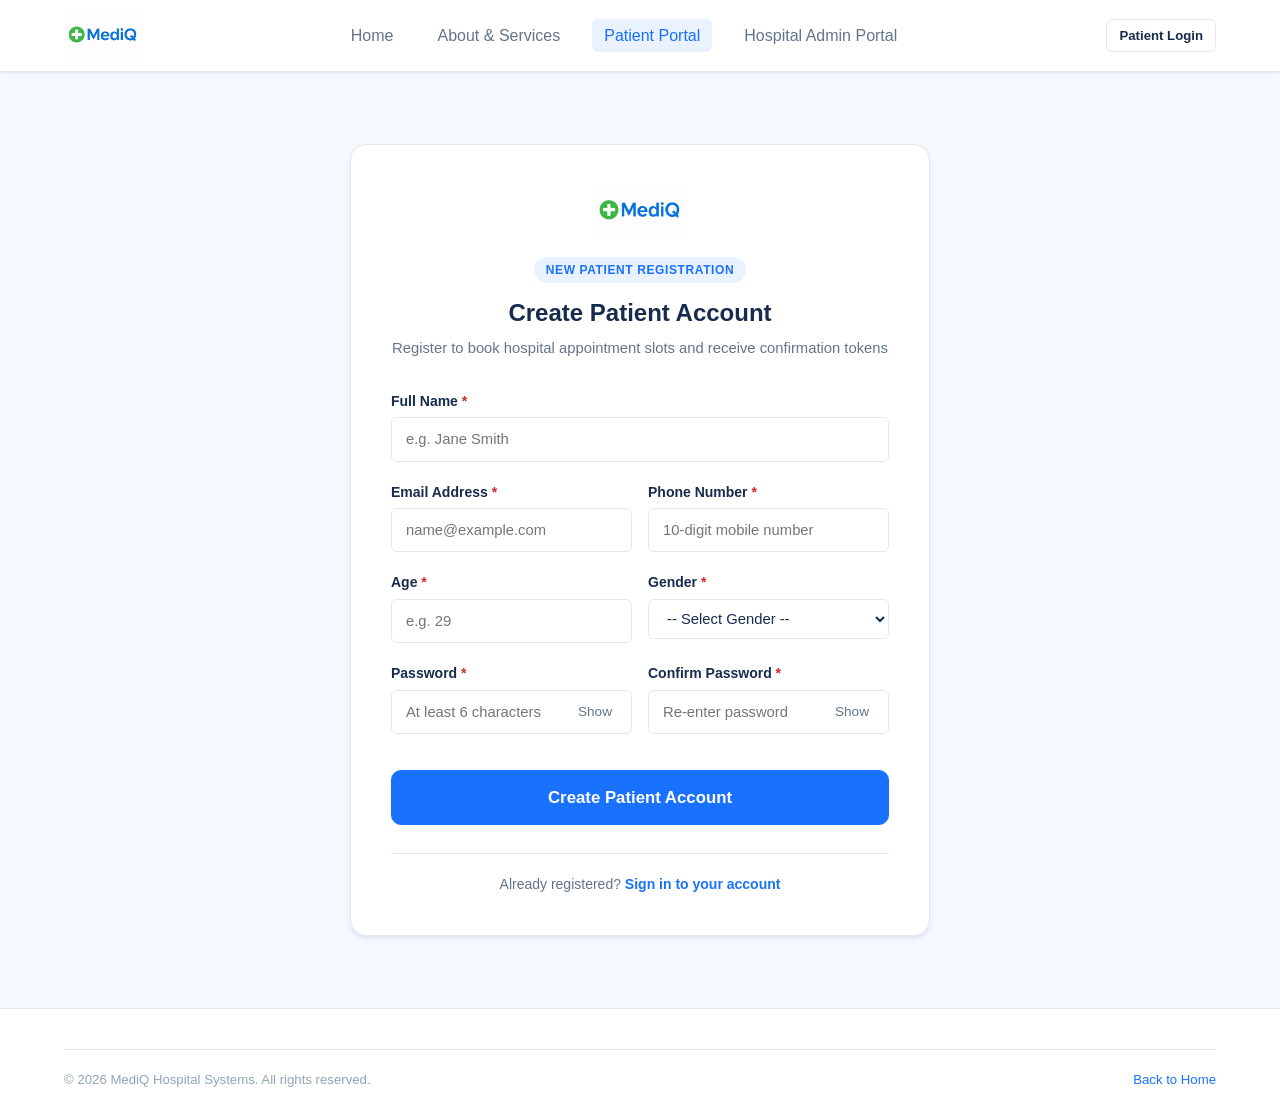
<file: user-signup.html>
<!DOCTYPE html>
<html lang="en">
<head>
  <meta charset="UTF-8">
  <meta name="viewport" content="width=device-width, initial-scale=1.0">
  <title>Patient Registration — MediQ</title>
  <link rel="stylesheet" href="css/style.css">
  <link rel="stylesheet" href="css/auth.css">
</head>
<body>

  <!-- Navigation Header -->
  <header class="navbar">
    <div class="container">
      <a href="index.html" class="nav-brand">
        <img src="images/logo.png" alt="MediQ Official Logo">
      </a>
      <ul class="nav-links">
        <li><a href="index.html">Home</a></li>
        <li><a href="about.html">About & Services</a></li>
        <li><a href="user-login.html" class="active">Patient Portal</a></li>
        <li><a href="admin-login.html">Hospital Admin Portal</a></li>
      </ul>
      <div class="nav-actions">
        <a href="user-login.html" class="btn btn-secondary btn-sm">Patient Login</a>
        <button class="nav-toggle" aria-label="Toggle Navigation">☰</button>
      </div>
    </div>
  </header>

  <main class="main-content">
    <div class="auth-wrapper">
      <div class="auth-card auth-card-wide">
        <div class="auth-header">
          <img src="images/logo.png" alt="MediQ Logo" class="auth-logo">
          <span class="auth-role-badge role-patient">New Patient Registration</span>
          <h1 class="auth-title">Create Patient Account</h1>
          <p class="auth-subtitle">Register to book hospital appointment slots and receive confirmation tokens</p>
        </div>

        <form id="form-patient-signup">
          <div class="form-group">
            <label for="signup-fullname" class="form-label required">Full Name</label>
            <input type="text" id="signup-fullname" class="form-control" placeholder="e.g. Jane Smith" required autocomplete="name">
          </div>

          <div class="form-row">
            <div class="form-group">
              <label for="signup-email" class="form-label required">Email Address</label>
              <input type="email" id="signup-email" class="form-control" placeholder="name@example.com" required autocomplete="email">
            </div>
            <div class="form-group">
              <label for="signup-phone" class="form-label required">Phone Number</label>
              <input type="tel" id="signup-phone" class="form-control" placeholder="10-digit mobile number" required autocomplete="tel" maxlength="10" pattern="[0-9]{10}" inputmode="numeric">
            </div>
          </div>

          <div class="form-row">
            <div class="form-group">
              <label for="signup-age" class="form-label required">Age</label>
              <input type="number" id="signup-age" class="form-control" min="1" max="130" placeholder="e.g. 29" required>
            </div>
            <div class="form-group">
              <label for="signup-gender" class="form-label required">Gender</label>
              <select id="signup-gender" class="form-control" required>
                <option value="">-- Select Gender --</option>
                <option value="Male">Male</option>
                <option value="Female">Female</option>
                <option value="Other">Other</option>
              </select>
            </div>
          </div>

          <div class="form-row">
            <div class="form-group">
              <label for="signup-password" class="form-label required">Password</label>
              <div class="input-password-wrapper">
                <input type="password" id="signup-password" class="form-control" placeholder="At least 6 characters" required autocomplete="new-password">
                <button type="button" class="password-toggle-btn" data-target="signup-password">Show</button>
              </div>
            </div>
            <div class="form-group">
              <label for="signup-confirm-password" class="form-label required">Confirm Password</label>
              <div class="input-password-wrapper">
                <input type="password" id="signup-confirm-password" class="form-control" placeholder="Re-enter password" required autocomplete="new-password">
                <button type="button" class="password-toggle-btn" data-target="signup-confirm-password">Show</button>
              </div>
            </div>
          </div>

          <button type="submit" class="btn btn-primary btn-block btn-lg" style="margin-top: 1rem;">
            Create Patient Account
          </button>
        </form>

        <div class="auth-footer">
          Already registered? <a href="user-login.html" class="auth-switch-link">Sign in to your account</a>
        </div>
      </div>
    </div>
  </main>

  <footer class="footer">
    <div class="container">
      <div class="footer-bottom">
        <div>&copy; 2026 MediQ Hospital Systems. All rights reserved.</div>
        <div><a href="index.html">Back to Home</a></div>
      </div>
    </div>
  </footer>

  <script src="js/storage.js"></script>
  <script src="js/common.js"></script>
  <script src="js/auth.js"></script>
</body>
</html>
</file>
<file: css/style.css>
/* ==========================================================================
   MediQ Design System & Base Styles
   Colors, typography, resets, navigation, cards, badges, buttons, modals
   ========================================================================== */

:root {
  /* Brand colors */
  --color-primary: #1971FF;
  --color-primary-hover: #125cd4;
  --color-primary-light: #EBF2FF;
  --color-white: #FFFFFF;
  --color-success: #2DED4D;
  --color-success-dark: #129C2A;
  --color-success-bg: #EAFCEE;

  /* Text & Neutral colors */
  --color-text-main: #172B4D;
  --color-text-secondary: #64748B;
  --color-text-muted: #94A3B8;
  --color-bg-page: #F5F8FF;
  --color-bg-card: #FFFFFF;
  --color-border: #E2E8F0;
  --color-border-hover: #CBD5E1;

  /* Status Colors */
  --color-status-pending: #F59E0B;
  --color-status-pending-bg: #FEF3C7;
  --color-status-approved: #2DED4D;
  --color-status-approved-text: #0E7422;
  --color-status-approved-bg: #E8FDEE;
  --color-status-rejected: #DC2626;
  --color-status-rejected-bg: #FEE2E2;
  --color-status-expired: #6B7280;
  --color-status-expired-bg: #F3F4F6;
  --color-status-available: #10B981;
  --color-status-available-bg: #D1FAE5;
  --color-status-booked: #1971FF;
  --color-status-booked-bg: #E0E7FF;
  --color-disabled: #94A3B8;
  --color-disabled-bg: #F1F5F9;

  /* Typography */
  --font-sans: 'Inter', -apple-system, BlinkMacSystemFont, "Segoe UI", Roboto, Helvetica, Arial, sans-serif;
  --font-mono: SFMono-Regular, Consolas, "Liberation Mono", Menlo, Courier, monospace;

  /* Elevations */
  --shadow-sm: 0 1px 3px rgba(23, 43, 77, 0.06), 0 1px 2px rgba(23, 43, 77, 0.04);
  --shadow-md: 0 4px 6px -1px rgba(23, 43, 77, 0.08), 0 2px 4px -2px rgba(23, 43, 77, 0.05);
  --shadow-lg: 0 10px 15px -3px rgba(23, 43, 77, 0.1), 0 4px 6px -4px rgba(23, 43, 77, 0.05);
  
  /* Radii */
  --radius-sm: 6px;
  --radius-md: 10px;
  --radius-lg: 16px;
  --radius-full: 9999px;

  /* Layout */
  --container-max: 1200px;
  --header-height: 72px;
}

/* Reset & Basics */
*, *::before, *::after {
  box-sizing: border-box;
  margin: 0;
  padding: 0;
}

html {
  font-size: 16px;
  scroll-behavior: smooth;
}

body {
  font-family: var(--font-sans);
  background-color: var(--color-bg-page);
  color: var(--color-text-main);
  line-height: 1.5;
  min-height: 100vh;
  display: flex;
  flex-direction: column;
  -webkit-font-smoothing: antialiased;
}

img {
  max-width: 100%;
  height: auto;
  display: block;
}

a {
  color: var(--color-primary);
  text-decoration: none;
  transition: color 0.15s ease;
}

a:hover {
  color: var(--color-primary-hover);
}

button, input, select, textarea {
  font: inherit;
  color: inherit;
}

/* Layout Containers */
.container {
  width: 100%;
  max-width: var(--container-max);
  margin: 0 auto;
  padding: 0 1.5rem;
}

.main-content {
  flex: 1 0 auto;
  padding: 2rem 0;
}

/* Navigation Header */
.navbar {
  background: var(--color-white);
  border-bottom: 1px solid var(--color-border);
  height: var(--header-height);
  position: sticky;
  top: 0;
  z-index: 100;
  box-shadow: var(--shadow-sm);
}

.navbar .container {
  display: flex;
  align-items: center;
  justify-content: space-between;
  height: 100%;
}

.nav-brand {
  display: flex;
  align-items: center;
  gap: 0.75rem;
  font-weight: 700;
  font-size: 1.25rem;
  color: var(--color-primary);
}

.nav-brand img {
  height: 44px;
  width: auto;
  object-fit: contain;
}

.nav-links {
  display: flex;
  align-items: center;
  gap: 1.25rem;
  list-style: none;
}

.nav-links a {
  font-weight: 500;
  color: var(--color-text-secondary);
  padding: 0.5rem 0.75rem;
  border-radius: var(--radius-sm);
  transition: all 0.15s ease;
}

.nav-links a:hover,
.nav-links a.active {
  color: var(--color-primary);
  background: var(--color-primary-light);
}

.nav-actions {
  display: flex;
  align-items: center;
  gap: 0.75rem;
}

.nav-toggle {
  display: none;
  background: none;
  border: none;
  font-size: 1.5rem;
  color: var(--color-text-main);
  cursor: pointer;
  padding: 0.25rem;
}

.user-badge {
  display: inline-flex;
  align-items: center;
  gap: 0.5rem;
  padding: 0.35rem 0.75rem;
  background: var(--color-primary-light);
  color: var(--color-primary);
  border-radius: var(--radius-full);
  font-size: 0.875rem;
  font-weight: 600;
}

.role-tag {
  font-size: 0.7rem;
  text-transform: uppercase;
  letter-spacing: 0.05em;
  padding: 0.15rem 0.4rem;
  background: var(--color-primary);
  color: var(--color-white);
  border-radius: var(--radius-sm);
}

/* Footer */
.footer {
  background: var(--color-white);
  border-top: 1px solid var(--color-border);
  padding: 2.5rem 0 1.5rem;
  margin-top: auto;
}

.footer-grid {
  display: grid;
  grid-template-columns: 2fr 1fr 1fr 1fr;
  gap: 2rem;
  margin-bottom: 2rem;
}

.footer-brand {
  display: flex;
  flex-direction: column;
  gap: 0.75rem;
}

.footer-brand img {
  height: 40px;
  width: auto;
}

.footer-brand p {
  color: var(--color-text-secondary);
  font-size: 0.9rem;
  line-height: 1.5;
}

.footer-col h4 {
  font-size: 0.95rem;
  font-weight: 600;
  margin-bottom: 0.75rem;
  color: var(--color-text-main);
}

.footer-col ul {
  list-style: none;
  display: flex;
  flex-direction: column;
  gap: 0.5rem;
}

.footer-col a {
  color: var(--color-text-secondary);
  font-size: 0.875rem;
}

.footer-col a:hover {
  color: var(--color-primary);
}

.footer-bottom {
  border-top: 1px solid var(--color-border);
  padding-top: 1.25rem;
  display: flex;
  justify-content: space-between;
  align-items: center;
  color: var(--color-text-muted);
  font-size: 0.825rem;
  flex-wrap: wrap;
  gap: 1rem;
}

.demo-disclaimer-pill {
  display: inline-flex;
  align-items: center;
  gap: 0.35rem;
  background: #FFFBEB;
  color: #B45309;
  border: 1px solid #FDE68A;
  padding: 0.2rem 0.6rem;
  border-radius: var(--radius-full);
  font-size: 0.75rem;
  font-weight: 500;
}

/* Buttons */
.btn {
  display: inline-flex;
  align-items: center;
  justify-content: center;
  gap: 0.5rem;
  padding: 0.625rem 1.25rem;
  font-size: 0.925rem;
  font-weight: 600;
  border-radius: var(--radius-md);
  border: 1px solid transparent;
  cursor: pointer;
  transition: all 0.15s ease-in-out;
  text-decoration: none;
  white-space: nowrap;
}

.btn:disabled {
  background-color: var(--color-disabled-bg) !important;
  color: var(--color-disabled) !important;
  border-color: var(--color-border) !important;
  cursor: not-allowed;
  pointer-events: none;
}

.btn-primary {
  background-color: var(--color-primary);
  color: var(--color-white);
  border-color: var(--color-primary);
}

.btn-primary:hover:not(:disabled) {
  background-color: var(--color-primary-hover);
  border-color: var(--color-primary-hover);
  color: var(--color-white);
  box-shadow: 0 2px 4px rgba(25, 113, 255, 0.25);
}

.btn-secondary {
  background-color: var(--color-white);
  color: var(--color-text-main);
  border-color: var(--color-border);
}

.btn-secondary:hover:not(:disabled) {
  background-color: var(--color-bg-page);
  border-color: var(--color-border-hover);
}

.btn-success {
  background-color: var(--color-success);
  color: var(--color-text-main);
  font-weight: 700;
}

.btn-success:hover:not(:disabled) {
  background-color: #26c941;
}

.btn-danger {
  background-color: var(--color-status-rejected);
  color: var(--color-white);
}

.btn-danger:hover:not(:disabled) {
  background-color: #b91c1c;
}

.btn-outline-danger {
  background-color: transparent;
  color: var(--color-status-rejected);
  border-color: var(--color-status-rejected);
}

.btn-outline-danger:hover:not(:disabled) {
  background-color: var(--color-status-rejected-bg);
}

.btn-sm {
  padding: 0.375rem 0.75rem;
  font-size: 0.825rem;
  border-radius: var(--radius-sm);
}

.btn-lg {
  padding: 0.875rem 1.75rem;
  font-size: 1.05rem;
}

.btn-block {
  width: 100%;
}

/* Cards */
.card {
  background-color: var(--color-bg-card);
  border: 1px solid var(--color-border);
  border-radius: var(--radius-md);
  padding: 1.5rem;
  box-shadow: var(--shadow-sm);
  transition: transform 0.15s ease, box-shadow 0.15s ease;
}

.card-header {
  display: flex;
  justify-content: space-between;
  align-items: center;
  margin-bottom: 1.25rem;
  padding-bottom: 0.75rem;
  border-bottom: 1px solid var(--color-border);
}

.card-title {
  font-size: 1.15rem;
  font-weight: 700;
  color: var(--color-text-main);
}

.card-subtitle {
  font-size: 0.875rem;
  color: var(--color-text-secondary);
}

/* Status Badges */
.badge {
  display: inline-flex;
  align-items: center;
  gap: 0.35rem;
  font-size: 0.75rem;
  font-weight: 700;
  text-transform: uppercase;
  letter-spacing: 0.04em;
  padding: 0.25rem 0.65rem;
  border-radius: var(--radius-full);
}

.badge-pending {
  background-color: var(--color-status-pending-bg);
  color: #B45309;
  border: 1px solid #FCD34D;
}

.badge-approved {
  background-color: var(--color-status-approved-bg);
  color: var(--color-status-approved-text);
  border: 1px solid #A7F3D0;
}

.badge-rejected {
  background-color: var(--color-status-rejected-bg);
  color: var(--color-status-rejected);
  border: 1px solid #FECACA;
}

.badge-expired {
  background-color: var(--color-status-expired-bg);
  color: var(--color-status-expired);
  border: 1px solid var(--color-border);
}

.badge-available {
  background-color: var(--color-status-available-bg);
  color: #065F46;
  border: 1px solid #A7F3D0;
}

.badge-booked {
  background-color: var(--color-status-booked-bg);
  color: #1E40AF;
  border: 1px solid #BFDBFE;
}

.badge-unavailable {
  background-color: var(--color-disabled-bg);
  color: var(--color-disabled);
  border: 1px solid var(--color-border);
}

.badge-active {
  background-color: var(--color-status-approved-bg);
  color: var(--color-status-approved-text);
}

.badge-inactive {
  background-color: var(--color-status-rejected-bg);
  color: var(--color-status-rejected);
}

/* Forms */
.form-group {
  margin-bottom: 1.25rem;
}

.form-label {
  display: block;
  font-weight: 600;
  font-size: 0.875rem;
  margin-bottom: 0.35rem;
  color: var(--color-text-main);
}

.form-label.required::after {
  content: " *";
  color: var(--color-status-rejected);
}

.form-control {
  width: 100%;
  padding: 0.625rem 0.875rem;
  font-size: 0.925rem;
  border: 1px solid var(--color-border);
  border-radius: var(--radius-sm);
  background-color: var(--color-white);
  color: var(--color-text-main);
  transition: border-color 0.15s ease, box-shadow 0.15s ease;
}

.form-control:focus {
  outline: none;
  border-color: var(--color-primary);
  box-shadow: 0 0 0 3px rgba(25, 113, 255, 0.15);
}

.form-control.is-invalid {
  border-color: var(--color-status-rejected);
}

.form-text-error {
  font-size: 0.8rem;
  color: var(--color-status-rejected);
  margin-top: 0.25rem;
}

.form-hint {
  font-size: 0.8rem;
  color: var(--color-text-secondary);
  margin-top: 0.25rem;
}

.input-password-wrapper {
  position: relative;
  display: flex;
  align-items: center;
}

.password-toggle-btn {
  position: absolute;
  right: 0.75rem;
  background: none;
  border: none;
  cursor: pointer;
  color: var(--color-text-secondary);
  font-size: 0.85rem;
  padding: 0.25rem 0.5rem;
  border-radius: var(--radius-sm);
}

.password-toggle-btn:hover {
  color: var(--color-primary);
}

/* Alerts / Notifications */
.alert {
  padding: 0.875rem 1rem;
  border-radius: var(--radius-sm);
  margin-bottom: 1.25rem;
  font-size: 0.9rem;
  display: flex;
  align-items: flex-start;
  gap: 0.75rem;
}

.alert-info {
  background-color: var(--color-primary-light);
  color: #1E40AF;
  border: 1px solid #BFDBFE;
}

.alert-success {
  background-color: var(--color-status-approved-bg);
  color: #065F46;
  border: 1px solid #A7F3D0;
}

.alert-warning {
  background-color: var(--color-status-pending-bg);
  color: #92400E;
  border: 1px solid #FDE68A;
}

.alert-danger {
  background-color: var(--color-status-rejected-bg);
  color: #991B1B;
  border: 1px solid #FECACA;
}

/* Modal Dialog */
.modal-backdrop {
  position: fixed;
  inset: 0;
  background-color: rgba(15, 23, 42, 0.55);
  display: flex;
  align-items: center;
  justify-content: center;
  z-index: 1000;
  padding: 1.5rem;
  opacity: 0;
  visibility: hidden;
  transition: opacity 0.2s ease, visibility 0.2s ease;
}

.modal-backdrop.active {
  opacity: 1;
  visibility: visible;
}

.modal-card {
  background: var(--color-white);
  border-radius: var(--radius-lg);
  max-width: 540px;
  width: 100%;
  padding: 1.75rem;
  box-shadow: var(--shadow-lg);
  position: relative;
  transform: translateY(-20px);
  transition: transform 0.2s ease;
}

.modal-backdrop.active .modal-card {
  transform: translateY(0);
}

.modal-header {
  display: flex;
  justify-content: space-between;
  align-items: center;
  margin-bottom: 1rem;
}

.modal-title {
  font-size: 1.25rem;
  font-weight: 700;
  color: var(--color-text-main);
}

.modal-close {
  background: none;
  border: none;
  font-size: 1.5rem;
  line-height: 1;
  cursor: pointer;
  color: var(--color-text-secondary);
}

.modal-body {
  margin-bottom: 1.5rem;
  font-size: 0.95rem;
  color: var(--color-text-main);
}

.modal-footer {
  display: flex;
  justify-content: flex-end;
  gap: 0.75rem;
}

/* Toast Notifications Container */
#toast-container {
  position: fixed;
  bottom: 1.5rem;
  right: 1.5rem;
  z-index: 2000;
  display: flex;
  flex-direction: column;
  gap: 0.75rem;
  max-width: 380px;
}

.toast {
  background: var(--color-white);
  border-left: 4px solid var(--color-primary);
  box-shadow: var(--shadow-lg);
  border-radius: var(--radius-sm);
  padding: 0.875rem 1.25rem;
  font-size: 0.9rem;
  display: flex;
  align-items: center;
  justify-content: space-between;
  gap: 0.75rem;
  animation: slideInRight 0.25s ease;
}

.toast-success {
  border-left-color: var(--color-success);
}

.toast-error {
  border-left-color: var(--color-status-rejected);
}

.toast-warning {
  border-left-color: var(--color-status-pending);
}

@keyframes slideInRight {
  from { transform: translateX(100%); opacity: 0; }
  to { transform: translateX(0); opacity: 1; }
}

/* Tables */
.table-responsive {
  width: 100%;
  overflow-x: auto;
  border: 1px solid var(--color-border);
  border-radius: var(--radius-md);
  background: var(--color-white);
}

.table {
  width: 100%;
  border-collapse: collapse;
  text-align: left;
  font-size: 0.9rem;
}

.table th {
  background-color: #F8FAFC;
  padding: 0.75rem 1rem;
  font-weight: 600;
  color: var(--color-text-secondary);
  border-bottom: 1px solid var(--color-border);
  white-space: nowrap;
}

.table td {
  padding: 0.875rem 1rem;
  border-bottom: 1px solid var(--color-border);
  vertical-align: middle;
}

.table tr:last-child td {
  border-bottom: none;
}

.table tbody tr:hover {
  background-color: #FAFCFF;
}

/* Empty States */
.empty-state {
  text-align: center;
  padding: 3rem 1.5rem;
  color: var(--color-text-secondary);
}

.empty-state-icon {
  font-size: 3rem;
  margin-bottom: 1rem;
  color: var(--color-text-muted);
}

.empty-state h3 {
  font-size: 1.15rem;
  font-weight: 600;
  color: var(--color-text-main);
  margin-bottom: 0.5rem;
}

.empty-state p {
  font-size: 0.9rem;
  max-width: 420px;
  margin: 0 auto 1.25rem;
}

/* Demo Reset Banner */
.demo-banner {
  background: #FFFBEB;
  border-bottom: 1px solid #FDE68A;
  padding: 0.5rem 1rem;
  font-size: 0.8rem;
  color: #92400E;
  display: flex;
  align-items: center;
  justify-content: space-between;
}

.demo-banner a, .demo-banner button {
  color: #B45309;
  font-weight: 600;
  background: none;
  border: none;
  cursor: pointer;
  text-decoration: underline;
}

/* Responsive Media Queries */
@media (max-width: 900px) {
  .footer-grid {
    grid-template-columns: 1fr 1fr;
    gap: 1.5rem;
  }
}

@media (max-width: 768px) {
  .nav-toggle {
    display: block;
  }

  .nav-links {
    display: none;
    position: absolute;
    top: var(--header-height);
    left: 0;
    right: 0;
    background: var(--color-white);
    flex-direction: column;
    padding: 1rem 1.5rem;
    border-bottom: 1px solid var(--color-border);
    box-shadow: var(--shadow-md);
  }

  .nav-links.show {
    display: flex;
  }

  .footer-grid {
    grid-template-columns: 1fr;
  }

  .footer-bottom {
    flex-direction: column;
    text-align: center;
  }
}
</file>
<file: css/dashboard.css>
/* ==========================================================================
   MediQ Dashboard & Management Styles
   Admin & Patient Dashboards, Doctor Management, Slot Creation & Tables
   ========================================================================== */

.page-header {
  display: flex;
  justify-content: space-between;
  align-items: center;
  margin-bottom: 2rem;
  flex-wrap: wrap;
  gap: 1rem;
}

.page-title {
  font-size: 1.75rem;
  font-weight: 800;
  color: var(--color-text-main);
  line-height: 1.2;
}

.page-subtitle {
  color: var(--color-text-secondary);
  font-size: 0.95rem;
  margin-top: 0.25rem;
}

.page-actions {
  display: flex;
  align-items: center;
  gap: 0.75rem;
  flex-wrap: wrap;
}

/* Stat Grid */
.stats-grid {
  display: grid;
  grid-template-columns: repeat(auto-fit, minmax(210px, 1fr));
  gap: 1.25rem;
  margin-bottom: 2rem;
}

.stat-card {
  background: var(--color-bg-card);
  border: 1px solid var(--color-border);
  border-radius: var(--radius-md);
  padding: 1.25rem;
  display: flex;
  align-items: center;
  gap: 1rem;
  box-shadow: var(--shadow-sm);
  transition: transform 0.15s ease;
}

.stat-card:hover {
  transform: translateY(-2px);
}

.stat-icon {
  width: 48px;
  height: 48px;
  border-radius: var(--radius-md);
  display: flex;
  align-items: center;
  justify-content: center;
  font-size: 1.5rem;
  flex-shrink: 0;
}

.stat-icon-blue {
  background: var(--color-primary-light);
  color: var(--color-primary);
}

.stat-icon-green {
  background: var(--color-status-approved-bg);
  color: #0E7422;
}

.stat-icon-amber {
  background: var(--color-status-pending-bg);
  color: #B45309;
}

.stat-icon-red {
  background: var(--color-status-rejected-bg);
  color: var(--color-status-rejected);
}

.stat-content {
  display: flex;
  flex-direction: column;
}

.stat-value {
  font-size: 1.75rem;
  font-weight: 700;
  color: var(--color-text-main);
  line-height: 1.1;
}

.stat-label {
  font-size: 0.85rem;
  color: var(--color-text-secondary);
  margin-top: 0.25rem;
}

/* Filter Toolbar */
.filter-bar {
  background: var(--color-bg-card);
  border: 1px solid var(--color-border);
  border-radius: var(--radius-md);
  padding: 1rem 1.25rem;
  margin-bottom: 1.5rem;
  display: flex;
  align-items: center;
  justify-content: space-between;
  gap: 1rem;
  flex-wrap: wrap;
}

.filter-inputs {
  display: flex;
  align-items: center;
  gap: 0.75rem;
  flex-wrap: wrap;
  flex: 1;
}

.filter-inputs .form-control {
  width: auto;
  min-width: 160px;
}

/* Quick Actions Cards */
.quick-actions-grid {
  display: grid;
  grid-template-columns: repeat(auto-fit, minmax(260px, 1fr));
  gap: 1.25rem;
  margin-bottom: 2rem;
}

.quick-action-card {
  background: var(--color-bg-card);
  border: 1px solid var(--color-border);
  border-radius: var(--radius-md);
  padding: 1.5rem;
  display: flex;
  flex-direction: column;
  justify-content: space-between;
  text-decoration: none;
  transition: all 0.15s ease;
}

.quick-action-card:hover {
  border-color: var(--color-primary);
  box-shadow: var(--shadow-md);
  transform: translateY(-2px);
}

.quick-action-header {
  display: flex;
  align-items: center;
  gap: 0.875rem;
  margin-bottom: 0.75rem;
}

.quick-action-icon {
  width: 40px;
  height: 40px;
  border-radius: var(--radius-sm);
  background: var(--color-primary-light);
  color: var(--color-primary);
  display: flex;
  align-items: center;
  justify-content: center;
  font-size: 1.25rem;
}

.quick-action-title {
  font-size: 1.05rem;
  font-weight: 700;
  color: var(--color-text-main);
}

.quick-action-desc {
  font-size: 0.875rem;
  color: var(--color-text-secondary);
  line-height: 1.4;
  margin-bottom: 1rem;
}

.quick-action-link {
  font-size: 0.875rem;
  font-weight: 600;
  color: var(--color-primary);
  display: inline-flex;
  align-items: center;
  gap: 0.35rem;
}

/* Doctor Grid */
.doctor-cards-grid {
  display: grid;
  grid-template-columns: repeat(auto-fill, minmax(300px, 1fr));
  gap: 1.5rem;
}

.doctor-card {
  background: var(--color-white);
  border: 1px solid var(--color-border);
  border-radius: var(--radius-md);
  overflow: hidden;
  box-shadow: var(--shadow-sm);
  display: flex;
  flex-direction: column;
}

.doctor-card-top {
  padding: 1.25rem;
  display: flex;
  gap: 1rem;
  align-items: flex-start;
  border-bottom: 1px solid var(--color-border);
}

.doctor-avatar {
  width: 56px;
  height: 56px;
  border-radius: var(--radius-full);
  background: var(--color-primary-light);
  color: var(--color-primary);
  display: flex;
  align-items: center;
  justify-content: center;
  font-size: 1.35rem;
  font-weight: 700;
  flex-shrink: 0;
  border: 2px solid var(--color-white);
  box-shadow: var(--shadow-sm);
}

.doctor-info {
  flex: 1;
}

.doctor-name {
  font-size: 1.05rem;
  font-weight: 700;
  color: var(--color-text-main);
}

.doctor-specialty {
  color: var(--color-primary);
  font-weight: 600;
  font-size: 0.85rem;
  margin-bottom: 0.25rem;
}

.doctor-qualifications {
  color: var(--color-text-secondary);
  font-size: 0.8rem;
}

.doctor-card-body {
  padding: 1rem 1.25rem;
  flex: 1;
  font-size: 0.875rem;
  color: var(--color-text-secondary);
  display: flex;
  flex-direction: column;
  gap: 0.5rem;
}

.doctor-meta-item {
  display: flex;
  align-items: center;
  gap: 0.5rem;
}

.doctor-card-actions {
  padding: 0.75rem 1.25rem;
  background: #F8FAFC;
  border-top: 1px solid var(--color-border);
  display: flex;
  justify-content: space-between;
  align-items: center;
}

/* Slots Management Grid & Badges */
.slot-management-box {
  background: var(--color-white);
  border: 1px solid var(--color-border);
  border-radius: var(--radius-md);
  padding: 1.5rem;
  margin-bottom: 2rem;
}

.slots-grid-view {
  display: grid;
  grid-template-columns: repeat(auto-fill, minmax(170px, 1fr));
  gap: 0.75rem;
  margin-top: 1rem;
}

.slot-item-card {
  border: 1px solid var(--color-border);
  border-radius: var(--radius-sm);
  padding: 0.75rem;
  background: var(--color-white);
  display: flex;
  flex-direction: column;
  gap: 0.4rem;
  position: relative;
  transition: all 0.15s ease;
}

.slot-item-card.is-available {
  border-color: #A7F3D0;
  background: #F0FDF4;
}

.slot-item-card.is-pending {
  border-color: #FCD34D;
  background: #FFFBEB;
}

.slot-item-card.is-booked {
  border-color: #BFDBFE;
  background: #EFF6FF;
}

.slot-item-card.is-unavailable {
  border-color: var(--color-border);
  background: #F8FAFC;
  opacity: 0.75;
}

.slot-item-time {
  font-weight: 700;
  font-size: 0.95rem;
  color: var(--color-text-main);
  display: flex;
  align-items: center;
  gap: 0.35rem;
}

.slot-item-footer {
  display: flex;
  justify-content: space-between;
  align-items: center;
  margin-top: 0.25rem;
}

.slot-item-actions {
  display: flex;
  gap: 0.35rem;
}

.btn-icon {
  background: none;
  border: none;
  cursor: pointer;
  padding: 0.2rem;
  font-size: 0.85rem;
  color: var(--color-text-secondary);
  border-radius: var(--radius-sm);
}

.btn-icon:hover {
  color: var(--color-primary);
  background: var(--color-primary-light);
}

.btn-icon-danger:hover {
  color: var(--color-status-rejected);
  background: var(--color-status-rejected-bg);
}

/* Appointment Details layout */
.details-grid {
  display: grid;
  grid-template-columns: 2fr 1fr;
  gap: 1.5rem;
}

.details-card {
  background: var(--color-white);
  border: 1px solid var(--color-border);
  border-radius: var(--radius-md);
  padding: 1.75rem;
}

.details-list {
  display: flex;
  flex-direction: column;
  gap: 1rem;
}

.details-row {
  display: flex;
  border-bottom: 1px solid var(--color-border);
  padding-bottom: 0.75rem;
}

.details-row:last-child {
  border-bottom: none;
  padding-bottom: 0;
}

.details-label {
  width: 180px;
  font-weight: 600;
  color: var(--color-text-secondary);
  font-size: 0.9rem;
}

.details-val {
  flex: 1;
  color: var(--color-text-main);
  font-size: 0.925rem;
}

@media (max-width: 840px) {
  .details-grid {
    grid-template-columns: 1fr;
  }
}
</file>
<file: css/auth.css>
/* ==========================================================================
   MediQ Authentication Styles (Patient & Admin Login/Signup)
   ========================================================================== */

.auth-wrapper {
  display: flex;
  align-items: center;
  justify-content: center;
  min-height: calc(100vh - var(--header-height) - 180px);
  padding: 2.5rem 1rem;
}

.auth-card {
  background: var(--color-bg-card);
  border: 1px solid var(--color-border);
  border-radius: var(--radius-lg);
  padding: 2.5rem;
  width: 100%;
  max-width: 480px;
  box-shadow: var(--shadow-md);
}

.auth-card.auth-card-wide {
  max-width: 580px;
}

.auth-header {
  text-align: center;
  margin-bottom: 2rem;
}

.auth-header .auth-logo {
  height: 52px;
  margin: 0 auto 1.25rem;
}

.auth-title {
  font-size: 1.5rem;
  font-weight: 700;
  color: var(--color-text-main);
  margin-bottom: 0.35rem;
}

.auth-subtitle {
  color: var(--color-text-secondary);
  font-size: 0.925rem;
}

.auth-role-badge {
  display: inline-block;
  font-size: 0.75rem;
  font-weight: 700;
  text-transform: uppercase;
  letter-spacing: 0.05em;
  padding: 0.25rem 0.75rem;
  border-radius: var(--radius-full);
  margin-bottom: 0.75rem;
}

.role-patient {
  background: var(--color-primary-light);
  color: var(--color-primary);
}

.role-admin {
  background: #FEF3C7;
  color: #B45309;
}

.form-row {
  display: grid;
  grid-template-columns: 1fr 1fr;
  gap: 1rem;
}

.demo-credentials-box {
  background: #F8FAFC;
  border: 1px dashed #CBD5E1;
  border-radius: var(--radius-md);
  padding: 1rem;
  margin-bottom: 1.5rem;
  font-size: 0.825rem;
}

.demo-credentials-box h4 {
  font-size: 0.85rem;
  font-weight: 700;
  color: var(--color-text-main);
  margin-bottom: 0.35rem;
  display: flex;
  align-items: center;
  justify-content: space-between;
}

.demo-credentials-box p {
  color: var(--color-text-secondary);
  margin-bottom: 0.5rem;
}

.demo-credentials-box code {
  background: #EDF2F7;
  padding: 0.15rem 0.35rem;
  border-radius: 4px;
  font-family: var(--font-mono);
  color: #0F172A;
}

.btn-fill-demo {
  background: none;
  border: none;
  color: var(--color-primary);
  font-weight: 600;
  cursor: pointer;
  padding: 0;
  font-size: 0.8rem;
  text-decoration: underline;
}

.auth-footer {
  text-align: center;
  margin-top: 1.75rem;
  padding-top: 1.25rem;
  border-top: 1px solid var(--color-border);
  font-size: 0.875rem;
  color: var(--color-text-secondary);
}

.auth-switch-link {
  font-weight: 600;
}

.auth-notice {
  margin-top: 1.25rem;
  font-size: 0.775rem;
  color: var(--color-text-muted);
  text-align: center;
  line-height: 1.4;
}

@media (max-width: 576px) {
  .auth-card {
    padding: 1.75rem 1.25rem;
  }
  .form-row {
    grid-template-columns: 1fr;
    gap: 0;
  }
}
</file>
<file: css/booking.css>
/* ==========================================================================
   MediQ Booking Flow & Printable Token Styles
   ========================================================================== */

/* Booking Stepper */
.booking-stepper {
  display: flex;
  justify-content: space-between;
  position: relative;
  margin-bottom: 2.5rem;
  padding: 0 1rem;
}

.booking-stepper::before {
  content: "";
  position: absolute;
  top: 18px;
  left: 2rem;
  right: 2rem;
  height: 2px;
  background: var(--color-border);
  z-index: 1;
}

.step-item {
  position: relative;
  z-index: 2;
  display: flex;
  flex-direction: column;
  align-items: center;
  background: transparent;
}

.step-circle {
  width: 36px;
  height: 36px;
  border-radius: var(--radius-full);
  background: var(--color-white);
  border: 2px solid var(--color-border);
  color: var(--color-text-secondary);
  font-weight: 700;
  display: flex;
  align-items: center;
  justify-content: center;
  font-size: 0.9rem;
  transition: all 0.2s ease;
}

.step-label {
  font-size: 0.8rem;
  font-weight: 600;
  color: var(--color-text-secondary);
  margin-top: 0.5rem;
  text-align: center;
}

.step-item.active .step-circle {
  background: var(--color-primary);
  border-color: var(--color-primary);
  color: var(--color-white);
  box-shadow: 0 0 0 4px rgba(25, 113, 255, 0.2);
}

.step-item.active .step-label {
  color: var(--color-primary);
}

.step-item.completed .step-circle {
  background: var(--color-success);
  border-color: var(--color-success);
  color: var(--color-text-main);
}

/* Specialty Selection Grid */
.specialty-grid {
  display: grid;
  grid-template-columns: repeat(auto-fill, minmax(200px, 1fr));
  gap: 1rem;
  margin-bottom: 1.5rem;
}

.specialty-card {
  background: var(--color-white);
  border: 2px solid var(--color-border);
  border-radius: var(--radius-md);
  padding: 1.25rem 1rem;
  text-align: center;
  cursor: pointer;
  transition: all 0.15s ease;
  user-select: none;
}

.specialty-card:hover {
  border-color: var(--color-primary-hover);
  transform: translateY(-2px);
  box-shadow: var(--shadow-sm);
}

.specialty-card.selected {
  border-color: var(--color-primary);
  background: var(--color-primary-light);
}

.specialty-icon {
  font-size: 2rem;
  margin-bottom: 0.5rem;
  display: inline-block;
}

.specialty-name {
  font-weight: 700;
  color: var(--color-text-main);
  font-size: 0.95rem;
}

.specialty-count {
  font-size: 0.8rem;
  color: var(--color-text-secondary);
  margin-top: 0.25rem;
}

/* Doctor Select Cards */
.doctor-select-grid {
  display: grid;
  grid-template-columns: repeat(auto-fill, minmax(280px, 1fr));
  gap: 1.25rem;
  margin-bottom: 1.5rem;
}

.doctor-select-card {
  background: var(--color-white);
  border: 2px solid var(--color-border);
  border-radius: var(--radius-md);
  padding: 1.25rem;
  cursor: pointer;
  display: flex;
  gap: 1rem;
  align-items: center;
  transition: all 0.15s ease;
}

.doctor-select-card:hover {
  border-color: var(--color-primary-hover);
  transform: translateY(-2px);
}

.doctor-select-card.selected {
  border-color: var(--color-primary);
  background: var(--color-primary-light);
}

/* Slot Selection View */
.slot-select-container {
  margin-bottom: 1.5rem;
}

.slot-select-grid {
  display: grid;
  grid-template-columns: repeat(auto-fill, minmax(130px, 1fr));
  gap: 0.75rem;
}

.slot-btn {
  background: var(--color-white);
  border: 2px solid var(--color-border);
  border-radius: var(--radius-sm);
  padding: 0.75rem 0.5rem;
  text-align: center;
  cursor: pointer;
  display: flex;
  flex-direction: column;
  align-items: center;
  gap: 0.25rem;
  transition: all 0.15s ease;
}

.slot-btn.is-available {
  border-color: #A7F3D0;
  background: #F0FDF4;
}

.slot-btn.is-available:hover {
  border-color: var(--color-primary);
  background: var(--color-primary-light);
  transform: scale(1.02);
}

.slot-btn.is-available.selected {
  border-color: var(--color-primary);
  background: var(--color-primary);
  color: var(--color-white);
}

.slot-btn.is-available.selected .slot-btn-time,
.slot-btn.is-available.selected .slot-btn-status {
  color: var(--color-white);
}

.slot-btn.is-pending {
  border-color: #FDE68A;
  background: #FFFBEB;
  cursor: not-allowed;
  opacity: 0.8;
}

.slot-btn.is-booked {
  border-color: #BFDBFE;
  background: #EFF6FF;
  cursor: not-allowed;
  opacity: 0.8;
}

.slot-btn.is-unavailable {
  border-color: var(--color-border);
  background: #F1F5F9;
  cursor: not-allowed;
  opacity: 0.6;
}

.slot-btn-time {
  font-weight: 700;
  font-size: 0.9rem;
  color: var(--color-text-main);
}

.slot-btn-status {
  font-size: 0.7rem;
  font-weight: 600;
  text-transform: uppercase;
}

/* Booking Review Summary Card */
.summary-card {
  background: var(--color-white);
  border: 1px solid var(--color-border);
  border-radius: var(--radius-md);
  padding: 1.5rem;
  margin-bottom: 1.5rem;
}

.summary-list {
  display: flex;
  flex-direction: column;
  gap: 0.75rem;
  font-size: 0.925rem;
}

.summary-item {
  display: flex;
  justify-content: space-between;
  padding-bottom: 0.5rem;
  border-bottom: 1px dashed var(--color-border);
}

.summary-item:last-child {
  border-bottom: none;
  padding-bottom: 0;
}

.summary-item-label {
  color: var(--color-text-secondary);
  font-weight: 500;
}

.summary-item-val {
  font-weight: 700;
  color: var(--color-text-main);
  text-align: right;
}

/* Appointment Token Card */
.token-card {
  background: var(--color-white);
  border: 2px dashed var(--color-primary);
  border-radius: var(--radius-lg);
  padding: 2.5rem;
  max-width: 620px;
  margin: 0 auto;
  box-shadow: var(--shadow-md);
  position: relative;
}

.token-header {
  display: flex;
  justify-content: space-between;
  align-items: center;
  border-bottom: 2px solid var(--color-border);
  padding-bottom: 1.25rem;
  margin-bottom: 1.5rem;
}

.token-header-brand img {
  height: 48px;
}

.token-badge-number {
  background: var(--color-primary);
  color: var(--color-white);
  font-size: 1.25rem;
  font-weight: 800;
  letter-spacing: 0.05em;
  padding: 0.4rem 1rem;
  border-radius: var(--radius-md);
  font-family: var(--font-mono);
}

.token-body {
  display: grid;
  grid-template-columns: 1fr 1fr;
  gap: 1.25rem;
  margin-bottom: 1.75rem;
}

.token-field {
  display: flex;
  flex-direction: column;
}

.token-field-label {
  font-size: 0.775rem;
  text-transform: uppercase;
  letter-spacing: 0.05em;
  color: var(--color-text-secondary);
  font-weight: 600;
  margin-bottom: 0.2rem;
}

.token-field-value {
  font-size: 1.05rem;
  font-weight: 700;
  color: var(--color-text-main);
}

.token-qr-placeholder {
  border: 1px solid var(--color-border);
  border-radius: var(--radius-sm);
  background: #F8FAFC;
  padding: 1rem;
  text-align: center;
  display: flex;
  flex-direction: column;
  align-items: center;
  justify-content: center;
  margin-bottom: 1.5rem;
}

.token-footer {
  border-top: 1px dashed var(--color-border);
  padding-top: 1rem;
  display: flex;
  justify-content: space-between;
  align-items: center;
  font-size: 0.8rem;
  color: var(--color-text-secondary);
}

/* Print Friendly Styles */
@media print {
  body {
    background: #FFFFFF !important;
    color: #000000 !important;
  }
  .navbar, .footer, .btn, .no-print, #toast-container, .demo-banner {
    display: none !important;
  }
  .main-content {
    padding: 0 !important;
  }
  .token-card {
    border: 2px solid #000000 !important;
    box-shadow: none !important;
    max-width: 100% !important;
    margin: 0 !important;
    padding: 1.5rem !important;
  }
  .token-badge-number {
    background: #000000 !important;
    color: #FFFFFF !important;
  }
}
</file>
